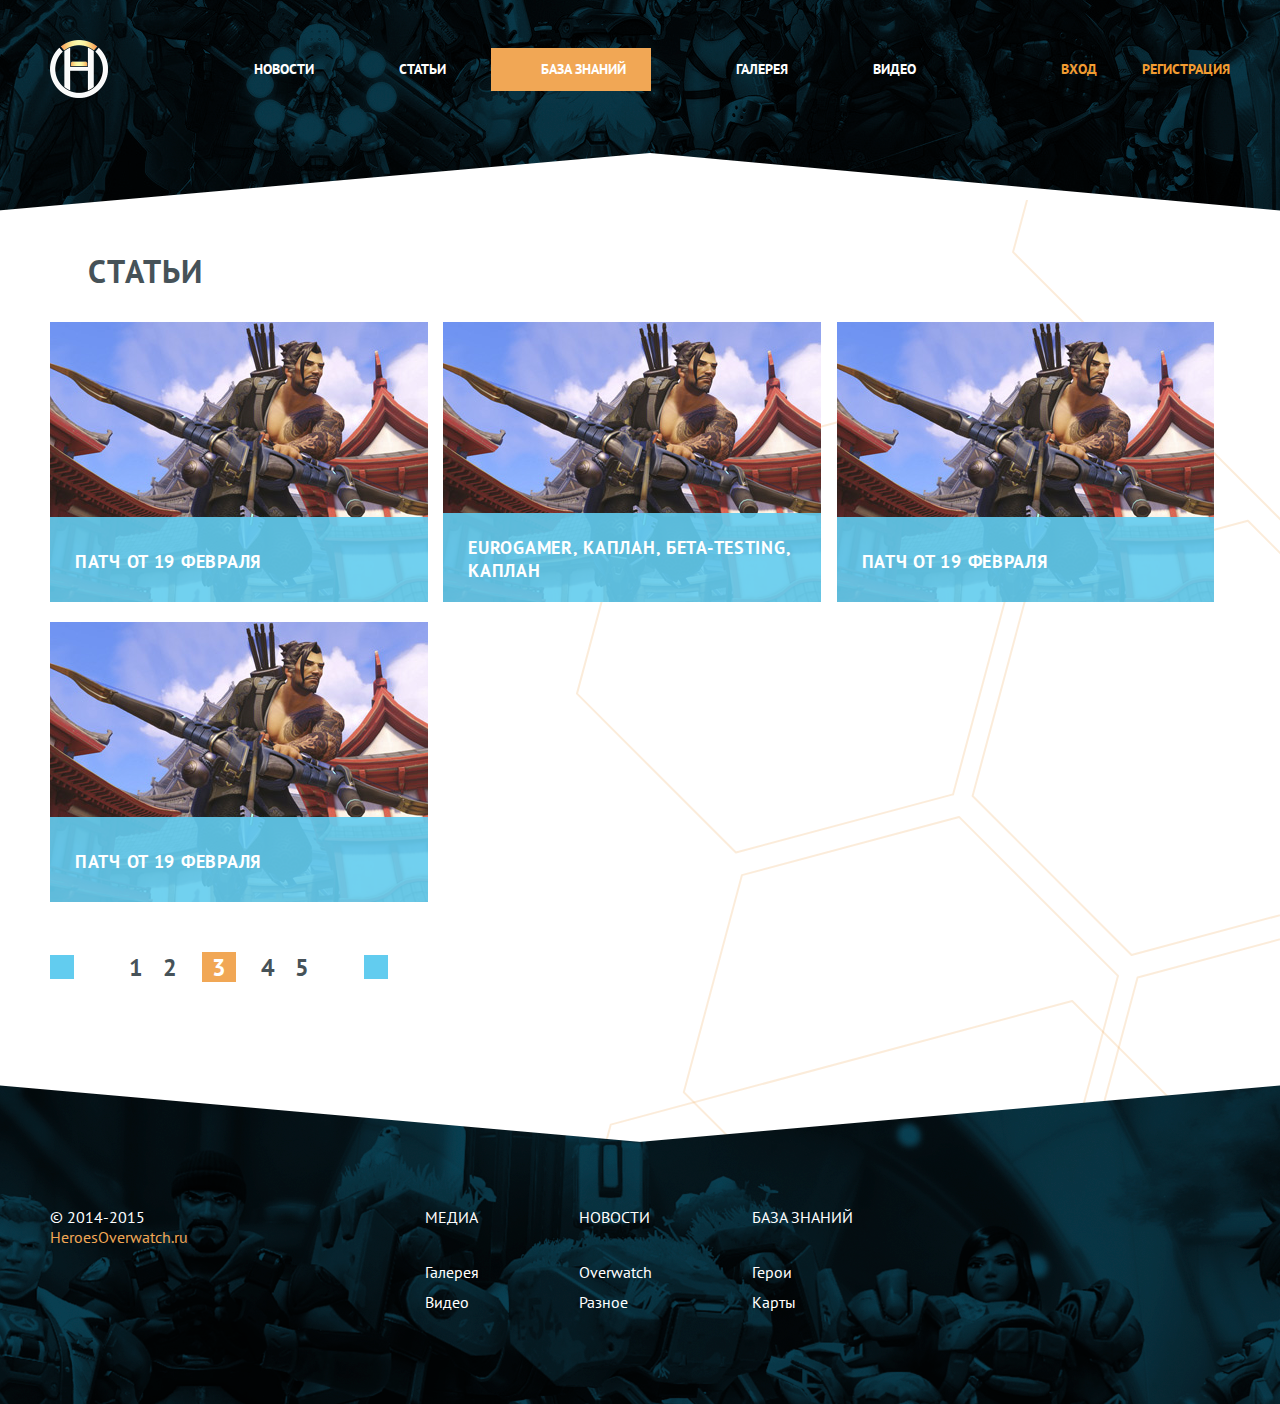
<file: news.html>
<!DOCTYPE html>
<html lang="ru" class="no-js">
<head>
	<meta charset="UTF-8">
	<title>Document</title>
	<link rel="stylesheet" href="css/style.css">

	<meta content='width=device-width; initial-scale=1.0; maximum-scale=1.0; user-scalable=0;' name='viewport' />

	<script>
	// SVG Polyfill for IE
	!function(root,factory){"function"==typeof define&&define.amd?define([],function(){return root.svg4everybody=factory()}):"object"==typeof exports?module.exports=factory():root.svg4everybody=factory()}(this,function(){function embed(svg,target){if(target){var fragment=document.createDocumentFragment(),viewBox=!svg.getAttribute("viewBox")&&target.getAttribute("viewBox");viewBox&&svg.setAttribute("viewBox",viewBox);for(var clone=target.cloneNode(!0);clone.childNodes.length;){fragment.appendChild(clone.firstChild)}svg.appendChild(fragment)}}function loadreadystatechange(xhr){xhr.onreadystatechange=function(){if(4===xhr.readyState){var cachedDocument=xhr._cachedDocument;cachedDocument||(cachedDocument=xhr._cachedDocument=document.implementation.createHTMLDocument(""),cachedDocument.body.innerHTML=xhr.responseText,xhr._cachedTarget={}),xhr._embeds.splice(0).map(function(item){var target=xhr._cachedTarget[item.id];target||(target=xhr._cachedTarget[item.id]=cachedDocument.getElementById(item.id)),embed(item.svg,target)})}},xhr.onreadystatechange()}function svg4everybody(rawopts){function oninterval(){for(var index=0;index<uses.length;){var use=uses[index],svg=use.parentNode;if(svg&&/svg/i.test(svg.nodeName)){var src=use.getAttribute("xlink:href");if(polyfill&&(!opts.validate||opts.validate(src,svg,use))){svg.removeChild(use);var srcSplit=src.split("#"),url=srcSplit.shift(),id=srcSplit.join("#");if(url.length){var xhr=requests[url];xhr||(xhr=requests[url]=new XMLHttpRequest(),xhr.open("GET",url),xhr.send(),xhr._embeds=[]),xhr._embeds.push({svg:svg,id:id}),loadreadystatechange(xhr)}else{embed(svg,document.getElementById(id))}}}else{++index}}requestAnimationFrame(oninterval,67)}var polyfill,opts=Object(rawopts),newerIEUA=/\bTrident\/[567]\b|\bMSIE (?:9|10)\.0\b/,webkitUA=/\bAppleWebKit\/(\d+)\b/,olderEdgeUA=/\bEdge\/12\.(\d+)\b/;polyfill="polyfill"in opts?opts.polyfill:newerIEUA.test(navigator.userAgent)||(navigator.userAgent.match(olderEdgeUA)||[])[1]<10547||(navigator.userAgent.match(webkitUA)||[])[1]<537;var requests={},requestAnimationFrame=window.requestAnimationFrame||setTimeout,uses=document.getElementsByTagName("use");polyfill&&oninterval()}return svg4everybody});svg4everybody()
	</script>

</head>

	<body>

		<header class="header">
			<div class="container">
				<a href="#" class="logo"></a>
				<button class="toggle-nav js-open-popup" data-target="mob-nav"><svg class="nav__icon"><use xlink:href="svg/svg.svg#icon-toggle"></use></svg></button>
				<nav class="nav">
					<ul class="nav__list">
						<li class="nav__item">
							<a href="#" class="nav__link">
								<svg class="nav__icon"><use xlink:href="svg/svg.svg#icon-news"></use></svg>
								Новости
							</a>
						</li>
						<li class="nav__item">
							<a href="#" class="nav__link">
								<svg class="nav__icon"><use xlink:href="svg/svg.svg#icon-posts"></use></svg>
								Статьи
							</a>
						</li>
						<li class="nav__item nav__item--current">
							<a href="#" class="nav__link">
								<svg class="nav__icon"><use xlink:href="svg/svg.svg#icon-base"></use></svg>
								База знаний
							</a>
						</li>
						<li class="nav__item">
							<a href="#" class="nav__link">
								<svg class="nav__icon"><use xlink:href="svg/svg.svg#icon-gallery"></use></svg>
								Галерея
							</a>
						</li>
						<li class="nav__item">
							<a href="#" class="nav__link">
								<svg class="nav__icon"><use xlink:href="svg/svg.svg#icon-video"></use></svg>
								Видео
							</a>
						</li>
					</ul>
				</nav>

				<ul class="nav-tools">
					<li class="nav-tools__item">
						<a href="#" class="nav-tools__link">
							<svg class="nav-tools__icon"><use xlink:href="svg/svg.svg#icon-enter"></use></svg>
							Вход
						</a>
					</li>
					<li class="nav-tools__item">
						<a href="#" class="nav-tools__link">
							<svg class="nav-tools__icon"><use xlink:href="svg/svg.svg#icon-plus"></use></svg>
							Регистрация
						</a>
					</li>
				</ul>

			</div>
		</header>

		<div class="popup mobile-nav" id="mob-nav">
			<button class="mobile-nav__close-nav js-close-popup"><svg class="nav__icon"><use xlink:href="svg/svg.svg#icon-close"></use></svg></button>
			<div class="mobile-nav__inner js-popup-container">
				
				<nav class="nav">
						<ul class="nav__list">
							<li class="nav__item">
								<a href="#" class="nav__link">
									<svg class="nav__icon"><use xlink:href="svg/svg.svg#icon-news"></use></svg>
									Новости
								</a>
							</li>
							<li class="nav__item">
								<a href="#" class="nav__link">
									<svg class="nav__icon"><use xlink:href="svg/svg.svg#icon-posts"></use></svg>
									Статьи
								</a>
							</li>
							<li class="nav__item nav__item--current">
								<a href="#" class="nav__link">
									<svg class="nav__icon"><use xlink:href="svg/svg.svg#icon-base"></use></svg>
									База знаний
								</a>
							</li>
							<li class="nav__item">
								<a href="#" class="nav__link">
									<svg class="nav__icon"><use xlink:href="svg/svg.svg#icon-gallery"></use></svg>
									Галерея
								</a>
							</li>
							<li class="nav__item">
								<a href="#" class="nav__link">
									<svg class="nav__icon"><use xlink:href="svg/svg.svg#icon-video"></use></svg>
									Видео
								</a>
							</li>
						</ul>
				</nav>

				<ul class="nav-tools">
						<li class="nav-tools__item">
							<a href="#" class="nav-tools__link">
								<svg class="nav-tools__icon"><use xlink:href="svg/svg.svg#icon-enter"></use></svg>
								Вход
							</a>
						</li>
						<li class="nav-tools__item">
							<a href="#" class="nav-tools__link">
								<svg class="nav-tools__icon"><use xlink:href="svg/svg.svg#icon-plus"></use></svg>
								Регистрация
							</a>
						</li>
				</ul>
			</div>
		</div>

		<div class="content">
			<div class="container">
				

				
				<section class="section section--all-news js-section-preview">
					<h2 class="section__title"><svg class="section__title-icon"><use xlink:href="svg/svg.svg#icon-posts"></use></svg>Статьи</h2>
					<ul class="post-preview">
						<li class="post-preview__item">
							<a class="post-preview__link-wrapper" href="#">
								<img class="post-preview__img" src="/uploads/news-preview-1.jpg" alt="">
								<div class="post-preview__text-block post-preview__text-block--has-desc">
									<h3 class="post-preview__title js-post-preview-title">Патч от 19 февраля</h3>
									<p class="post-preview__desc">Разработчики обновляют клиент Overwatch почти каждый день, что не может не радовать.</p>
								</div>
								<div class="post-preview__more-icon"><svg><use xlink:href="svg/svg.svg#icon-arrow"></use></svg></div>
							</a>
						</li>
						<li class="post-preview__item">
							<a class="post-preview__link-wrapper" href="#">
								<img class="post-preview__img" src="/uploads/news-preview-1.jpg" alt="">
								<div class="post-preview__text-block post-preview__text-block--has-desc">
									<h3 class="post-preview__title js-post-preview-title">Eurogamer, Каплан, бета-testing, Каплан</h3>
									<p class="post-preview__desc">Разработчики обновляют клиент Overwatch почти каждый день, что не может не радовать Разработчики обновляют.</p>
								</div>
								<div class="post-preview__more-icon"><svg><use xlink:href="svg/svg.svg#icon-arrow"></use></svg></div>
							</a>
						</li>
						<li class="post-preview__item">
							<a class="post-preview__link-wrapper" href="#">
								<img class="post-preview__img" src="/uploads/news-preview-1.jpg" alt="">
								<div class="post-preview__text-block post-preview__text-block--has-desc">
									<h3 class="post-preview__title js-post-preview-title">Патч от 19 февраля</h3>
									<p class="post-preview__desc">Разработчики обновляют клиент Overwatch почти каждый день, что не может не радовать.</p>
								</div>
								<div class="post-preview__more-icon"><svg><use xlink:href="svg/svg.svg#icon-arrow"></use></svg></div>
							</a>
						</li>
						<li class="post-preview__item">
							<a class="post-preview__link-wrapper" href="#">
								<img class="post-preview__img" src="/uploads/news-preview-1.jpg" alt="">
								<div class="post-preview__text-block post-preview__text-block--has-desc">
									<h3 class="post-preview__title js-post-preview-title">Патч от 19 февраля</h3>
									<p class="post-preview__desc">Разработчики обновляют клиент Overwatch почти каждый день, что не может не радовать.</p>
								</div>
								<div class="post-preview__more-icon"><svg><use xlink:href="svg/svg.svg#icon-arrow"></use></svg></div>
							</a>
						</li>
					</ul>
					<div class="pagination">
						<button class="pagination__button pagination__button--prev"><svg><use xlink:href="svg/svg.svg#icon-arrow"></use></svg></button>
						<ul class="pagination__list">
							<li class="pagination__item"><a class="pagination__link" href="#">1</a></li>
							<li class="pagination__item"><a class="pagination__link" href="#">2</a></li>
							<li class="pagination__item pagination__item--current"><a class="pagination__link" href="#">3</a></li>
							<li class="pagination__item"><a class="pagination__link" href="#">4</a></li>
							<li class="pagination__item"><a class="pagination__link" href="#">5</a></li>
						</ul>
						<button class="pagination__button pagination__button--next"><svg><use xlink:href="svg/svg.svg#icon-arrow"></use></svg></button>
					</div>
				</section>

				
				
			</div>
		</div>

		<footer class="footer">
			<div class="container">
				
				<div class="copyright">
					&copy; 2014-2015 
					<a class="copyright__link" href="#">HeroesOverwatch.ru</a>
				</div>

				<div class="nav-footer">
					<ul class="nav-footer__list">
						<li class="nav-footer__item nav-footer__item--title">
							<a class="nav-footer__link" href="#">Медиа</a>
						</li>
						<li class="nav-footer__item">
							<a class="nav-footer__link" href="#">Галерея</a>
						</li>
						<li class="nav-footer__item">
							<a class="nav-footer__link" href="#">Видео</a>
						</li>
					</ul>

					<ul class="nav-footer__list">
						<li class="nav-footer__item nav-footer__item--title">
							<a class="nav-footer__link" href="#">Новости</a>
						</li>
						<li class="nav-footer__item">
							<a class="nav-footer__link" href="#">Overwatch</a>
						</li>
						<li class="nav-footer__item">
							<a class="nav-footer__link" href="#">Разное</a>
						</li>
					</ul>

					<ul class="nav-footer__list">
						<li class="nav-footer__item nav-footer__item--title">
							<a class="nav-footer__link" href="#">База знаний</a>
						</li>
						<li class="nav-footer__item">
							<a class="nav-footer__link" href="#">Герои</a>
						</li>
						<li class="nav-footer__item">
							<a class="nav-footer__link" href="#">Карты</a>
						</li>
					</ul>
				</div>

				<ul class="soc-links">
					<li class="soc-links__item">
						<a href="#" class="soc-links__link">
							<svg class="soc-links__icon"><use xlink:href="svg/svg.svg#icon-vk"></use></svg>
						</a>
					</li>
					<li class="soc-links__item">
						<a href="#" class="soc-links__link">
							<svg class="soc-links__icon"><use xlink:href="svg/svg.svg#icon-fb"></use></svg>
						</a>
					</li>
					<li class="soc-links__item">
						<a href="#" class="soc-links__link">
							<svg class="soc-links__icon"><use xlink:href="svg/svg.svg#icon-inst"></use></svg>
						</a>
					</li>
				</ul>
			</div>
		</footer>

	</body>
	<link href='https://fonts.googleapis.com/css?family=PT+Sans:400,700&subset=latin,cyrillic-ext' rel='stylesheet' type='text/css'>
	<script>
		// //polyfill for browsers which doesn't support "object-fit" property
		var objectFitImages=function(){"use strict";var e="[data-uri]";var t=/(object-fit|object-position)\s*:\s*([^;$"'\s]+)/g;var i="object-fit"in document.createElement("i").style;var n=false;function r(e){var i=getComputedStyle(e).fontFamily;var n;var r={};while((n=t.exec(i))!==null){r[n[1]]=n[2]}return r}function o(t,i){var n=r(t);if(!n["object-fit"]||n["object-fit"]==="fill"){return}i=i||t.currentSrc||t.src;if(t.srcset){t.srcset=""}if(!t[e]){t.src=e;a(t)}t[e]=t[e]||{s:i};t.style.backgroundImage="url("+i+")";t.style.backgroundPosition=n["object-position"]||"center";t.style.backgroundRepeat="no-repeat";if(n["object-fit"].indexOf("scale-down")<0){t.style.backgroundSize=n["object-fit"].replace("none","auto")}else{if(!t[e].i){t[e].i=new Image;t[e].i.src=i}(function o(){if(t[e].i.naturalWidth){if(t[e].i.naturalWidth>t.width||t[e].i.naturalHeight>t.height){t.style.backgroundSize="contain"}else{t.style.backgroundSize="auto"}return}setTimeout(o,100)})()}}function a(t){var i={get:function(){return t[e].s},set:function(i){delete t[e].i;return o(t,i)}};Object.defineProperty(t,"src",i);Object.defineProperty(t,"currentSrc",{get:i.get})}function c(e){window.addEventListener("resize",f.bind(null,e))}function u(e){if(e.target.tagName==="IMG"){o(e.target)}}function f(e,t){if(i){return false}var r=!n&&!e;t=t||{};e=e||"img";if(typeof e==="string"){e=document.querySelectorAll("img")}else if(!e.length){e=[e]}for(var a=0;a<e.length;a++){o(e[a])}if(r){document.body.addEventListener("load",u,true);n=true;e="img"}if(t.watchMQ){c(e)}}return f}();
		objectFitImages()
	</script>
	<script src="https://ajax.googleapis.com/ajax/libs/jquery/2.2.2/jquery.min.js"></script>
	<script src="js/main.js"></script>	
</html>
</file>
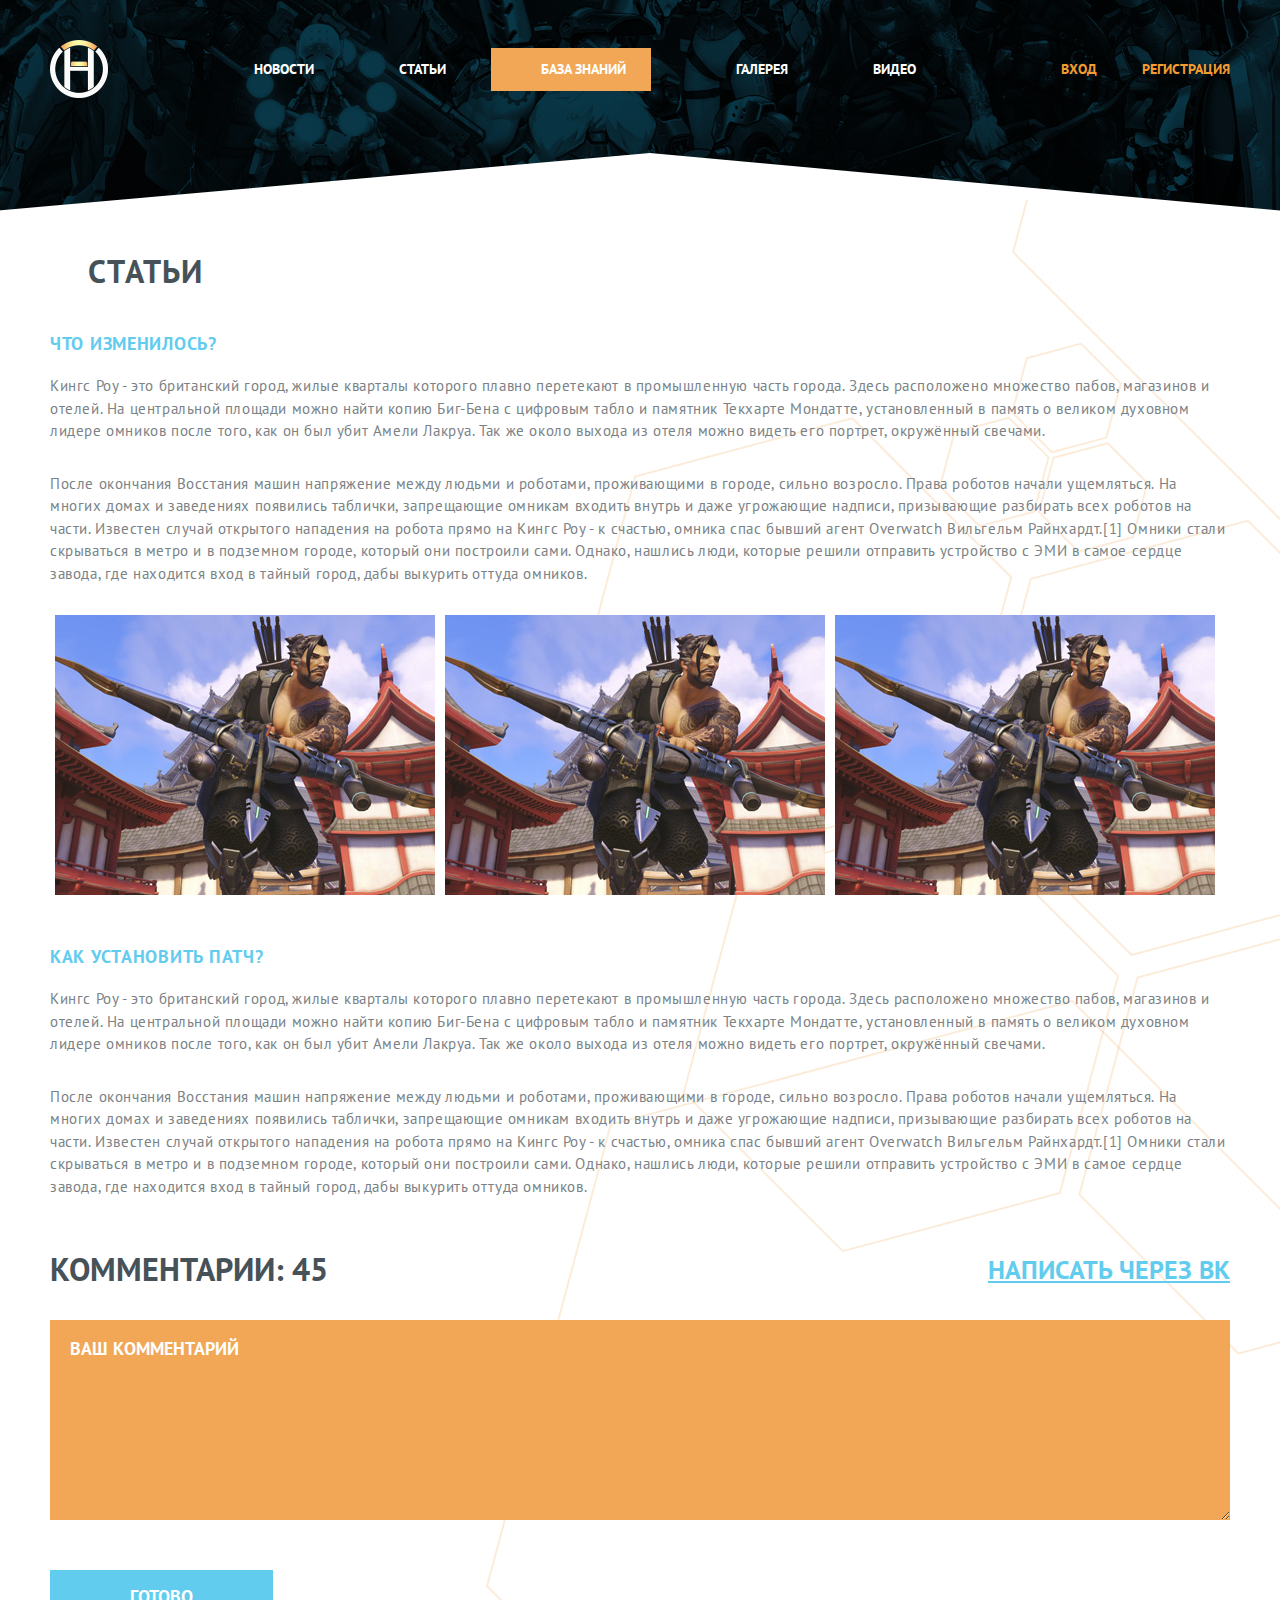
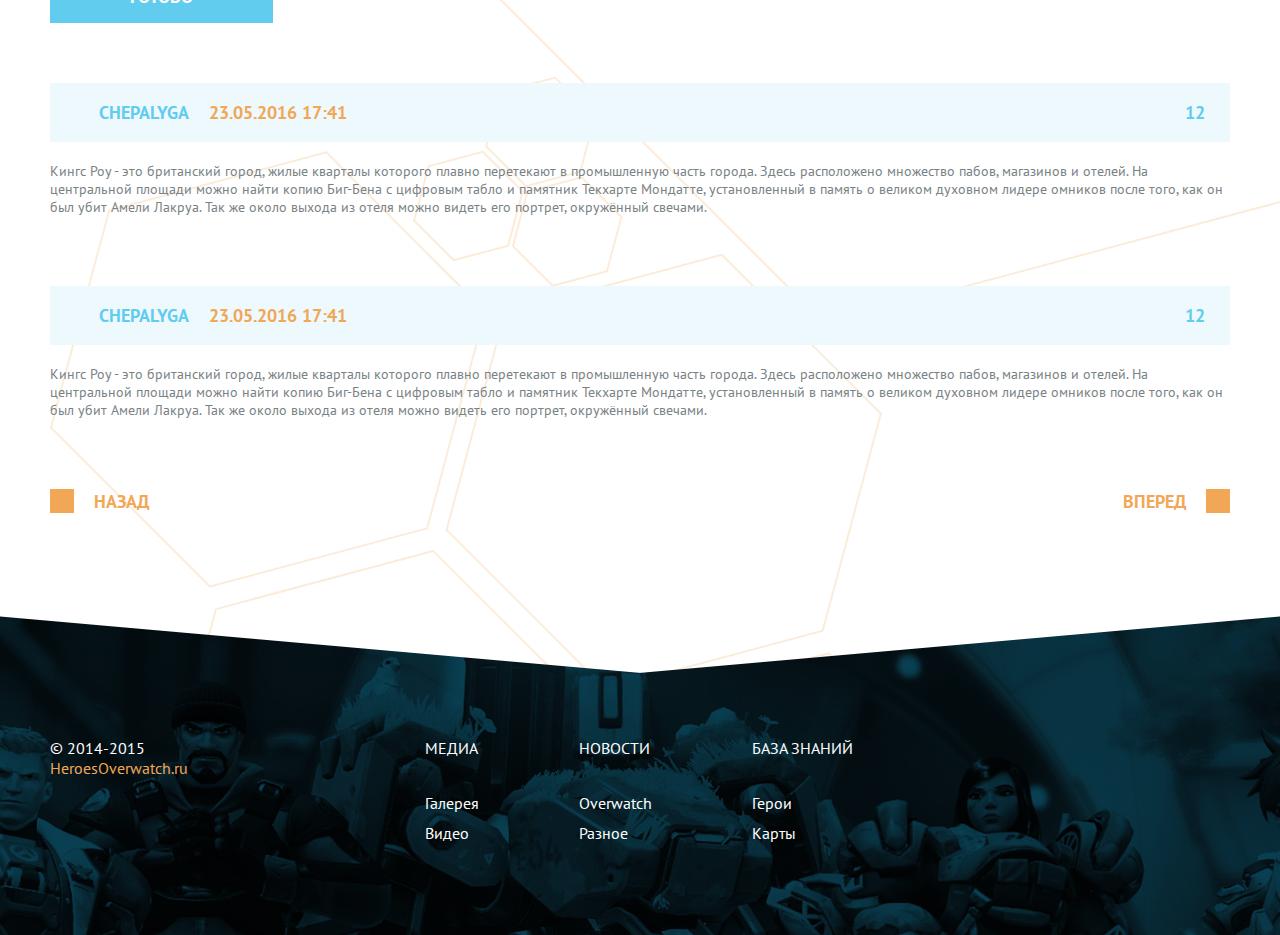
<file: one-news.html>
<!DOCTYPE html>
<html lang="ru" class="no-js">
<head>
	<meta charset="UTF-8">
	<title>Document</title>
	<link rel="stylesheet" href="css/style.css">

	<meta content='width=device-width; initial-scale=1.0; maximum-scale=1.0; user-scalable=0;' name='viewport' />

	<script>
	// SVG Polyfill for IE
	!function(root,factory){"function"==typeof define&&define.amd?define([],function(){return root.svg4everybody=factory()}):"object"==typeof exports?module.exports=factory():root.svg4everybody=factory()}(this,function(){function embed(svg,target){if(target){var fragment=document.createDocumentFragment(),viewBox=!svg.getAttribute("viewBox")&&target.getAttribute("viewBox");viewBox&&svg.setAttribute("viewBox",viewBox);for(var clone=target.cloneNode(!0);clone.childNodes.length;){fragment.appendChild(clone.firstChild)}svg.appendChild(fragment)}}function loadreadystatechange(xhr){xhr.onreadystatechange=function(){if(4===xhr.readyState){var cachedDocument=xhr._cachedDocument;cachedDocument||(cachedDocument=xhr._cachedDocument=document.implementation.createHTMLDocument(""),cachedDocument.body.innerHTML=xhr.responseText,xhr._cachedTarget={}),xhr._embeds.splice(0).map(function(item){var target=xhr._cachedTarget[item.id];target||(target=xhr._cachedTarget[item.id]=cachedDocument.getElementById(item.id)),embed(item.svg,target)})}},xhr.onreadystatechange()}function svg4everybody(rawopts){function oninterval(){for(var index=0;index<uses.length;){var use=uses[index],svg=use.parentNode;if(svg&&/svg/i.test(svg.nodeName)){var src=use.getAttribute("xlink:href");if(polyfill&&(!opts.validate||opts.validate(src,svg,use))){svg.removeChild(use);var srcSplit=src.split("#"),url=srcSplit.shift(),id=srcSplit.join("#");if(url.length){var xhr=requests[url];xhr||(xhr=requests[url]=new XMLHttpRequest(),xhr.open("GET",url),xhr.send(),xhr._embeds=[]),xhr._embeds.push({svg:svg,id:id}),loadreadystatechange(xhr)}else{embed(svg,document.getElementById(id))}}}else{++index}}requestAnimationFrame(oninterval,67)}var polyfill,opts=Object(rawopts),newerIEUA=/\bTrident\/[567]\b|\bMSIE (?:9|10)\.0\b/,webkitUA=/\bAppleWebKit\/(\d+)\b/,olderEdgeUA=/\bEdge\/12\.(\d+)\b/;polyfill="polyfill"in opts?opts.polyfill:newerIEUA.test(navigator.userAgent)||(navigator.userAgent.match(olderEdgeUA)||[])[1]<10547||(navigator.userAgent.match(webkitUA)||[])[1]<537;var requests={},requestAnimationFrame=window.requestAnimationFrame||setTimeout,uses=document.getElementsByTagName("use");polyfill&&oninterval()}return svg4everybody});svg4everybody()
	</script>

</head>

	<body>

		<header class="header">
			<div class="container">
				<a href="#" class="logo"></a>
				<button class="toggle-nav js-open-popup" data-target="mob-nav"><svg class="nav__icon"><use xlink:href="svg/svg.svg#icon-toggle"></use></svg></button>
				<nav class="nav">
					<ul class="nav__list">
						<li class="nav__item">
							<a href="#" class="nav__link">
								<svg class="nav__icon"><use xlink:href="svg/svg.svg#icon-news"></use></svg>
								Новости
							</a>
						</li>
						<li class="nav__item">
							<a href="#" class="nav__link">
								<svg class="nav__icon"><use xlink:href="svg/svg.svg#icon-posts"></use></svg>
								Статьи
							</a>
						</li>
						<li class="nav__item nav__item--current">
							<a href="#" class="nav__link">
								<svg class="nav__icon"><use xlink:href="svg/svg.svg#icon-base"></use></svg>
								База знаний
							</a>
						</li>
						<li class="nav__item">
							<a href="#" class="nav__link">
								<svg class="nav__icon"><use xlink:href="svg/svg.svg#icon-gallery"></use></svg>
								Галерея
							</a>
						</li>
						<li class="nav__item">
							<a href="#" class="nav__link">
								<svg class="nav__icon"><use xlink:href="svg/svg.svg#icon-video"></use></svg>
								Видео
							</a>
						</li>
					</ul>
				</nav>

				<ul class="nav-tools">
					<li class="nav-tools__item">
						<a href="#" class="nav-tools__link">
							<svg class="nav-tools__icon"><use xlink:href="svg/svg.svg#icon-enter"></use></svg>
							Вход
						</a>
					</li>
					<li class="nav-tools__item">
						<a href="#" class="nav-tools__link">
							<svg class="nav-tools__icon"><use xlink:href="svg/svg.svg#icon-plus"></use></svg>
							Регистрация
						</a>
					</li>
				</ul>

			</div>
		</header>

		<div class="popup mobile-nav" id="mob-nav">
			<button class="mobile-nav__close-nav js-close-popup"><svg class="nav__icon"><use xlink:href="svg/svg.svg#icon-close"></use></svg></button>
			<div class="mobile-nav__inner js-popup-container">
				
				<nav class="nav">
						<ul class="nav__list">
							<li class="nav__item">
								<a href="#" class="nav__link">
									<svg class="nav__icon"><use xlink:href="svg/svg.svg#icon-news"></use></svg>
									Новости
								</a>
							</li>
							<li class="nav__item">
								<a href="#" class="nav__link">
									<svg class="nav__icon"><use xlink:href="svg/svg.svg#icon-posts"></use></svg>
									Статьи
								</a>
							</li>
							<li class="nav__item nav__item--current">
								<a href="#" class="nav__link">
									<svg class="nav__icon"><use xlink:href="svg/svg.svg#icon-base"></use></svg>
									База знаний
								</a>
							</li>
							<li class="nav__item">
								<a href="#" class="nav__link">
									<svg class="nav__icon"><use xlink:href="svg/svg.svg#icon-gallery"></use></svg>
									Галерея
								</a>
							</li>
							<li class="nav__item">
								<a href="#" class="nav__link">
									<svg class="nav__icon"><use xlink:href="svg/svg.svg#icon-video"></use></svg>
									Видео
								</a>
							</li>
						</ul>
				</nav>

				<ul class="nav-tools">
						<li class="nav-tools__item">
							<a href="#" class="nav-tools__link">
								<svg class="nav-tools__icon"><use xlink:href="svg/svg.svg#icon-enter"></use></svg>
								Вход
							</a>
						</li>
						<li class="nav-tools__item">
							<a href="#" class="nav-tools__link">
								<svg class="nav-tools__icon"><use xlink:href="svg/svg.svg#icon-plus"></use></svg>
								Регистрация
							</a>
						</li>
				</ul>
			</div>
		</div>

		<div class="content">
			<div class="container">
				

				<div class="section section--full-news">
					<h1 class="section__title"><svg class="section__title-icon"><use xlink:href="svg/svg.svg#icon-posts"></use></svg>Статьи</h1>

					<h2>Что изменилось?</h2>

					<p>Кингс Роу - это британский город, жилые кварталы которого плавно перетекают в промышленную часть города. Здесь расположено множество пабов, магазинов и отелей. На центральной площади можно найти копию Биг-Бена с цифровым табло и памятник Текхарте Мондатте, установленный в память о великом духовном лидере омников после того, как он был убит Амели Лакруа. Так же около выхода из отеля можно видеть его портрет, окружённый свечами.</p>

					<p>После окончания Восстания машин напряжение между людьми и роботами, проживающими в городе, сильно возросло. Права роботов начали ущемляться. На многих домах и заведениях появились таблички, запрещающие омникам входить внутрь и даже угрожающие надписи, призывающие разбирать всех роботов на части. Известен случай открытого нападения на робота прямо на Кингс Роу - к счастью, омника спас бывший агент Overwatch Вильгельм Райнхардт.[1] Омники стали скрываться в метро и в подземном городе, который они построили сами. Однако, нашлись люди, которые решили отправить устройство с ЭМИ в самое сердце завода, где находится вход в тайный город, дабы выкурить оттуда омников.</p>

					<div class="images-block">
						<img src="/uploads/news-preview-1.jpg" alt="">
						<img src="/uploads/news-preview-1.jpg" alt="">
						<img src="/uploads/news-preview-1.jpg" alt="">
					</div>

					<h2>Как установить патч?</h2>

					<p>Кингс Роу - это британский город, жилые кварталы которого плавно перетекают в промышленную часть города. Здесь расположено множество пабов, магазинов и отелей. На центральной площади можно найти копию Биг-Бена с цифровым табло и памятник Текхарте Мондатте, установленный в память о великом духовном лидере омников после того, как он был убит Амели Лакруа. Так же около выхода из отеля можно видеть его портрет, окружённый свечами.</p>

					<p>После окончания Восстания машин напряжение между людьми и роботами, проживающими в городе, сильно возросло. Права роботов начали ущемляться. На многих домах и заведениях появились таблички, запрещающие омникам входить внутрь и даже угрожающие надписи, призывающие разбирать всех роботов на части. Известен случай открытого нападения на робота прямо на Кингс Роу - к счастью, омника спас бывший агент Overwatch Вильгельм Райнхардт.[1] Омники стали скрываться в метро и в подземном городе, который они построили сами. Однако, нашлись люди, которые решили отправить устройство с ЭМИ в самое сердце завода, где находится вход в тайный город, дабы выкурить оттуда омников.</p>

					
				</div>

				<div class="comments">
					<div class="comments__header">
						<span class="comments__count">Комментарии: 45</span>
						<button class="comments__change-forms" id="comments-change-forms">Написать через вк</button>
					</div>
					<div id="comments-change-forms-tab-1">
						<div class="comments__new-comment">
							<textarea class="comments__message-form" placeholder="Ваш комментарий"></textarea>
							<button class="comments__submit">Готово</button>
						</div>
						<ul class="comments__list">
							<li class="comments__item">
								<div class="comments__info">
									<div class="comments__left">
										<div class="comments__user-icon"><svg><use xlink:href="svg/svg.svg#icon-user"></use></svg></div>
										<a href="#" class="comments__user-name">Chepalyga</a>
										<div class="comments__user-date">23.05.2016 17:41</div>
									</div>
									<div class="comments__right">
										<button class="comments__remove"><svg><use xlink:href="svg/svg.svg#icon-remove"></use></svg></button>
										<button class="comments__report"><svg><use xlink:href="svg/svg.svg#icon-report"></use></svg></button>
										<button class="comments__reload"><svg><use xlink:href="svg/svg.svg#icon-reload"></use></svg></button>

										<button class="comments__like"><svg><use xlink:href="svg/svg.svg#icon-like"></use></svg></button>

										<span class="comments__like-count">12</span>
									</div>
								</div>
								<div class="comments__message">
									Кингс Роу - это британский город, жилые кварталы которого плавно перетекают в промышленную часть города. Здесь расположено множество пабов, магазинов и отелей. На центральной площади можно найти копию Биг-Бена с цифровым табло и памятник Текхарте Мондатте, установленный в память о великом духовном лидере омников после того, как он был убит Амели Лакруа. Так же около выхода из отеля можно видеть его портрет, окружённый свечами.
								</div>
							</li>
							<li class="comments__item">
								<div class="comments__info">
									<div class="comments__left">
										<div class="comments__user-icon"><svg><use xlink:href="svg/svg.svg#icon-user"></use></svg></div>
										<a href="#" class="comments__user-name">Chepalyga</a>
										<div class="comments__user-date">23.05.2016 17:41</div>
									</div>
									<div class="comments__right">
										<button class="comments__remove"><svg><use xlink:href="svg/svg.svg#icon-remove"></use></svg></button>
										<button class="comments__report"><svg><use xlink:href="svg/svg.svg#icon-report"></use></svg></button>
										<button class="comments__reload"><svg><use xlink:href="svg/svg.svg#icon-reload"></use></svg></button>

										<button class="comments__like"><svg><use xlink:href="svg/svg.svg#icon-like"></use></svg></button>

										<span class="comments__like-count">12</span>
									</div>
								</div>
								<div class="comments__message">
									Кингс Роу - это британский город, жилые кварталы которого плавно перетекают в промышленную часть города. Здесь расположено множество пабов, магазинов и отелей. На центральной площади можно найти копию Биг-Бена с цифровым табло и памятник Текхарте Мондатте, установленный в память о великом духовном лидере омников после того, как он был убит Амели Лакруа. Так же около выхода из отеля можно видеть его портрет, окружённый свечами.
								</div>
							</li>
						</ul>
						<div class="comments__nav">
							<button class="comments__nav-button comments__nav-button--prev"><i class="comments__nav-button__icon"><svg><use xlink:href="svg/svg.svg#icon-arrow"></use></svg></i>Назад</button>
							<button class="comments__nav-button comments__nav-button--next"><i class="comments__nav-button__icon"><svg><use xlink:href="svg/svg.svg#icon-arrow"></use></svg></i>Вперед</button>
						</div>
					</div>
					<div id="comments-change-forms-tab-2" style="display: none">
						Вставь сюда виджет комментариев из старого сайта
					</div>
				</div>

				<!-- Потом перенести во внешний js файл -->
				<script>

					var toggler = document.getElementById('comments-change-forms')
					var tab1    = document.getElementById('comments-change-forms-tab-1')
					var tab2    = document.getElementById('comments-change-forms-tab-2')

					toggler.addEventListener('click', function() {
						if (this.classList.toggle('is-active')) {
							tab1.style.display = 'block'
							tab2.style.display = 'none'
						} else {
							tab1.style.display = 'none'
							tab2.style.display = 'block'
						}
					})
						

				</script>

				
				
			</div>
		</div>

		<footer class="footer">
			<div class="container">
				
				<div class="copyright">
					&copy; 2014-2015 
					<a class="copyright__link" href="#">HeroesOverwatch.ru</a>
				</div>

				<div class="nav-footer">
					<ul class="nav-footer__list">
						<li class="nav-footer__item nav-footer__item--title">
							<a class="nav-footer__link" href="#">Медиа</a>
						</li>
						<li class="nav-footer__item">
							<a class="nav-footer__link" href="#">Галерея</a>
						</li>
						<li class="nav-footer__item">
							<a class="nav-footer__link" href="#">Видео</a>
						</li>
					</ul>

					<ul class="nav-footer__list">
						<li class="nav-footer__item nav-footer__item--title">
							<a class="nav-footer__link" href="#">Новости</a>
						</li>
						<li class="nav-footer__item">
							<a class="nav-footer__link" href="#">Overwatch</a>
						</li>
						<li class="nav-footer__item">
							<a class="nav-footer__link" href="#">Разное</a>
						</li>
					</ul>

					<ul class="nav-footer__list">
						<li class="nav-footer__item nav-footer__item--title">
							<a class="nav-footer__link" href="#">База знаний</a>
						</li>
						<li class="nav-footer__item">
							<a class="nav-footer__link" href="#">Герои</a>
						</li>
						<li class="nav-footer__item">
							<a class="nav-footer__link" href="#">Карты</a>
						</li>
					</ul>
				</div>

				<ul class="soc-links">
					<li class="soc-links__item">
						<a href="#" class="soc-links__link">
							<svg class="soc-links__icon"><use xlink:href="svg/svg.svg#icon-vk"></use></svg>
						</a>
					</li>
					<li class="soc-links__item">
						<a href="#" class="soc-links__link">
							<svg class="soc-links__icon"><use xlink:href="svg/svg.svg#icon-fb"></use></svg>
						</a>
					</li>
					<li class="soc-links__item">
						<a href="#" class="soc-links__link">
							<svg class="soc-links__icon"><use xlink:href="svg/svg.svg#icon-inst"></use></svg>
						</a>
					</li>
				</ul>
			</div>
		</footer>

	</body>
	<link href='https://fonts.googleapis.com/css?family=PT+Sans:400,700&subset=latin,cyrillic-ext' rel='stylesheet' type='text/css'>
	<script>
		// //polyfill for browsers which doesn't support "object-fit" property
		var objectFitImages=function(){"use strict";var e="[data-uri]";var t=/(object-fit|object-position)\s*:\s*([^;$"'\s]+)/g;var i="object-fit"in document.createElement("i").style;var n=false;function r(e){var i=getComputedStyle(e).fontFamily;var n;var r={};while((n=t.exec(i))!==null){r[n[1]]=n[2]}return r}function o(t,i){var n=r(t);if(!n["object-fit"]||n["object-fit"]==="fill"){return}i=i||t.currentSrc||t.src;if(t.srcset){t.srcset=""}if(!t[e]){t.src=e;a(t)}t[e]=t[e]||{s:i};t.style.backgroundImage="url("+i+")";t.style.backgroundPosition=n["object-position"]||"center";t.style.backgroundRepeat="no-repeat";if(n["object-fit"].indexOf("scale-down")<0){t.style.backgroundSize=n["object-fit"].replace("none","auto")}else{if(!t[e].i){t[e].i=new Image;t[e].i.src=i}(function o(){if(t[e].i.naturalWidth){if(t[e].i.naturalWidth>t.width||t[e].i.naturalHeight>t.height){t.style.backgroundSize="contain"}else{t.style.backgroundSize="auto"}return}setTimeout(o,100)})()}}function a(t){var i={get:function(){return t[e].s},set:function(i){delete t[e].i;return o(t,i)}};Object.defineProperty(t,"src",i);Object.defineProperty(t,"currentSrc",{get:i.get})}function c(e){window.addEventListener("resize",f.bind(null,e))}function u(e){if(e.target.tagName==="IMG"){o(e.target)}}function f(e,t){if(i){return false}var r=!n&&!e;t=t||{};e=e||"img";if(typeof e==="string"){e=document.querySelectorAll("img")}else if(!e.length){e=[e]}for(var a=0;a<e.length;a++){o(e[a])}if(r){document.body.addEventListener("load",u,true);n=true;e="img"}if(t.watchMQ){c(e)}}return f}();
		objectFitImages()
	</script>
	<script src="https://ajax.googleapis.com/ajax/libs/jquery/2.2.2/jquery.min.js"></script>
	<script src="js/main.js"></script>	
</html>
</file>
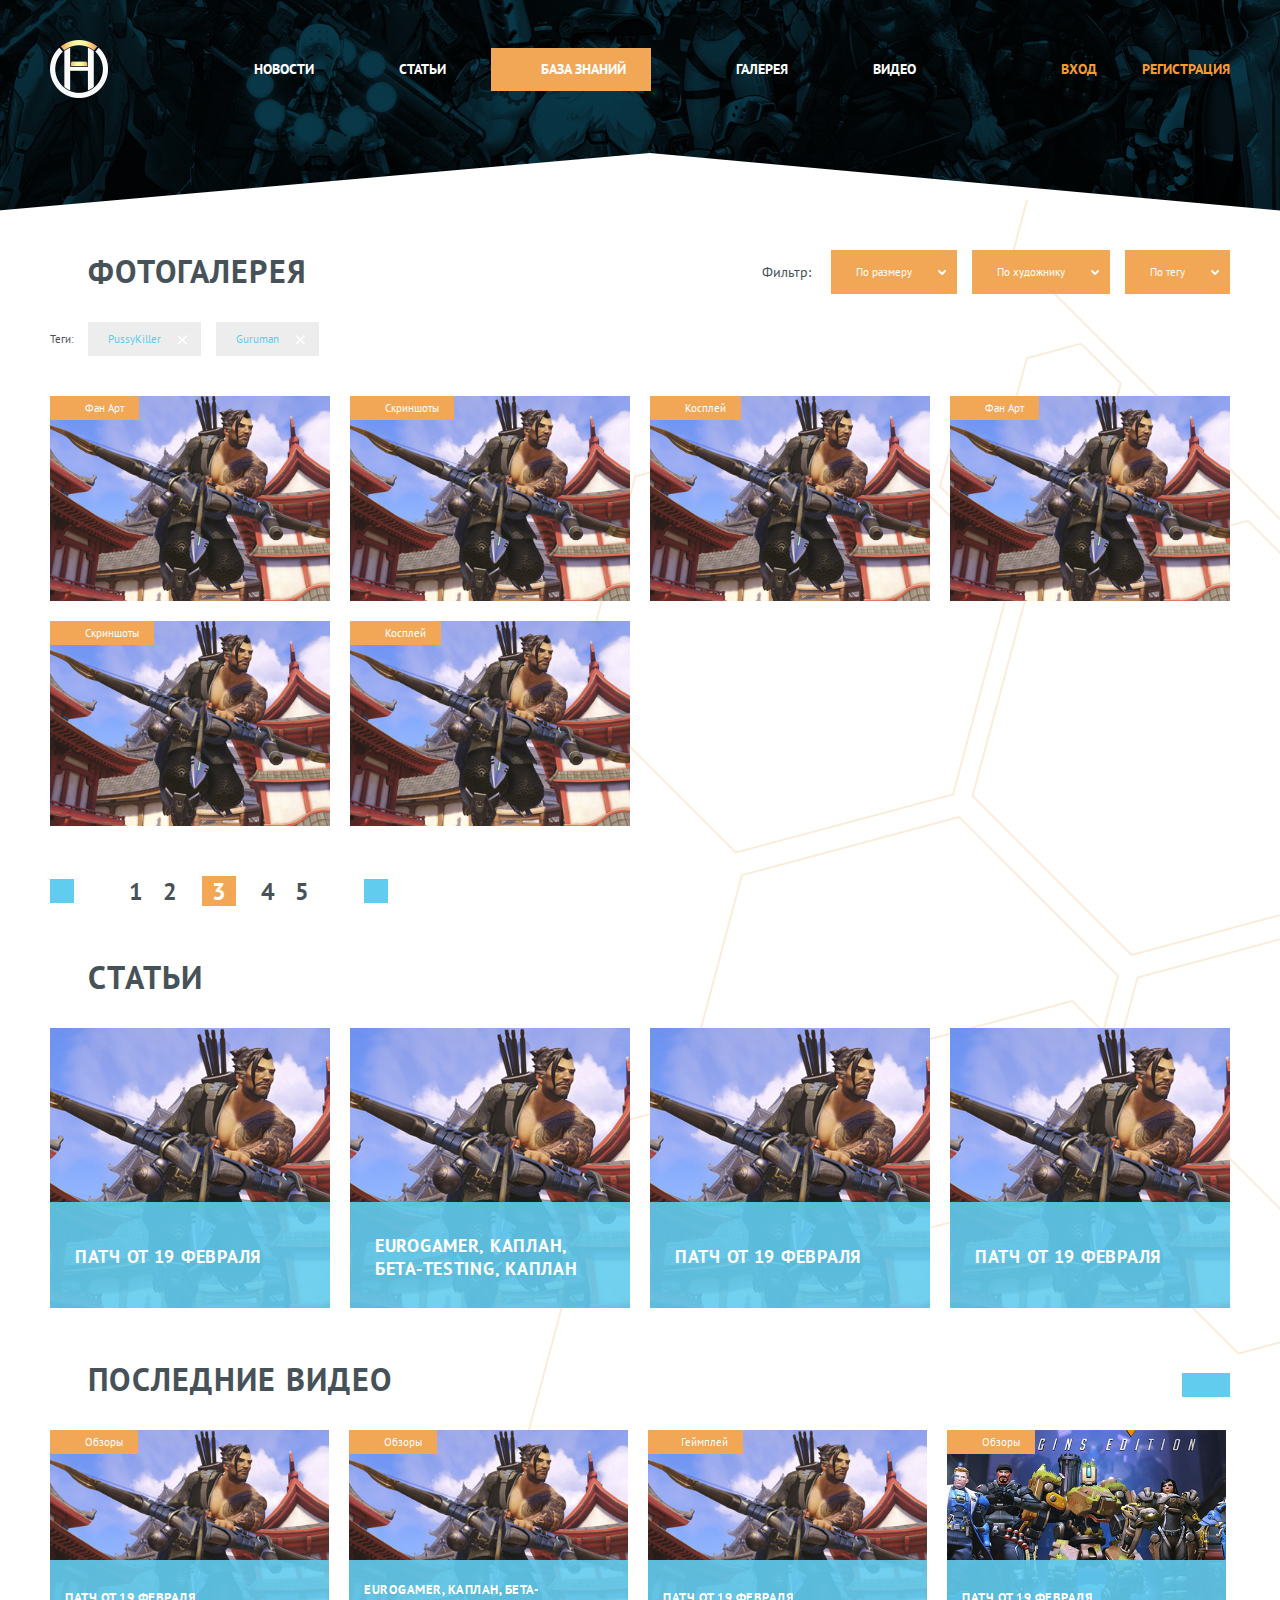
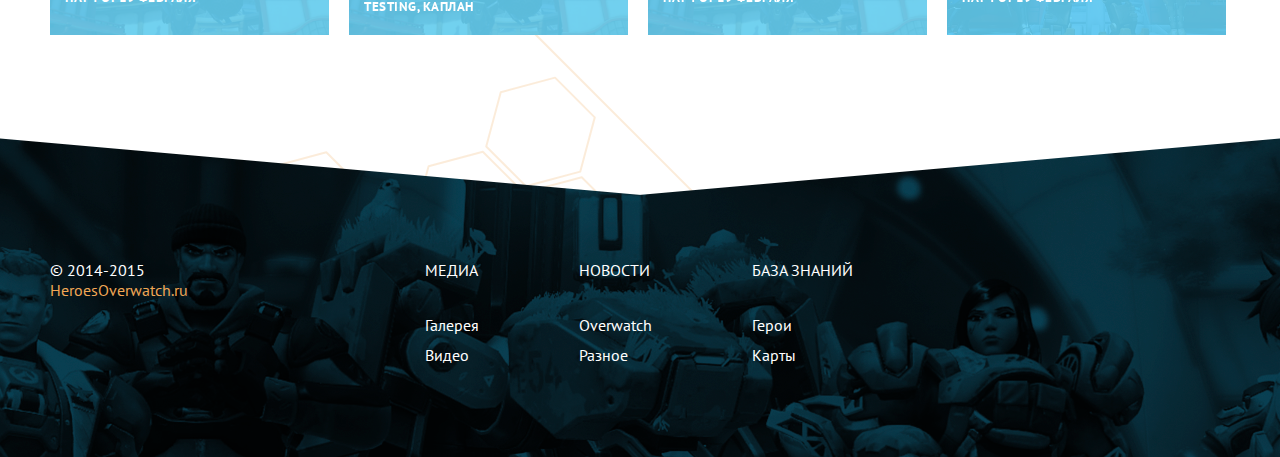
<file: photos.html>
<!DOCTYPE html>
<html lang="ru" class="no-js">
<head>
	<meta charset="UTF-8">
	<title>Document</title>
	<link rel="stylesheet" href="css/style.css">

	<meta content='width=device-width; initial-scale=1.0; maximum-scale=1.0; user-scalable=0;' name='viewport' />

	<script>
	// SVG Polyfill for IE
	!function(root,factory){"function"==typeof define&&define.amd?define([],function(){return root.svg4everybody=factory()}):"object"==typeof exports?module.exports=factory():root.svg4everybody=factory()}(this,function(){function embed(svg,target){if(target){var fragment=document.createDocumentFragment(),viewBox=!svg.getAttribute("viewBox")&&target.getAttribute("viewBox");viewBox&&svg.setAttribute("viewBox",viewBox);for(var clone=target.cloneNode(!0);clone.childNodes.length;){fragment.appendChild(clone.firstChild)}svg.appendChild(fragment)}}function loadreadystatechange(xhr){xhr.onreadystatechange=function(){if(4===xhr.readyState){var cachedDocument=xhr._cachedDocument;cachedDocument||(cachedDocument=xhr._cachedDocument=document.implementation.createHTMLDocument(""),cachedDocument.body.innerHTML=xhr.responseText,xhr._cachedTarget={}),xhr._embeds.splice(0).map(function(item){var target=xhr._cachedTarget[item.id];target||(target=xhr._cachedTarget[item.id]=cachedDocument.getElementById(item.id)),embed(item.svg,target)})}},xhr.onreadystatechange()}function svg4everybody(rawopts){function oninterval(){for(var index=0;index<uses.length;){var use=uses[index],svg=use.parentNode;if(svg&&/svg/i.test(svg.nodeName)){var src=use.getAttribute("xlink:href");if(polyfill&&(!opts.validate||opts.validate(src,svg,use))){svg.removeChild(use);var srcSplit=src.split("#"),url=srcSplit.shift(),id=srcSplit.join("#");if(url.length){var xhr=requests[url];xhr||(xhr=requests[url]=new XMLHttpRequest(),xhr.open("GET",url),xhr.send(),xhr._embeds=[]),xhr._embeds.push({svg:svg,id:id}),loadreadystatechange(xhr)}else{embed(svg,document.getElementById(id))}}}else{++index}}requestAnimationFrame(oninterval,67)}var polyfill,opts=Object(rawopts),newerIEUA=/\bTrident\/[567]\b|\bMSIE (?:9|10)\.0\b/,webkitUA=/\bAppleWebKit\/(\d+)\b/,olderEdgeUA=/\bEdge\/12\.(\d+)\b/;polyfill="polyfill"in opts?opts.polyfill:newerIEUA.test(navigator.userAgent)||(navigator.userAgent.match(olderEdgeUA)||[])[1]<10547||(navigator.userAgent.match(webkitUA)||[])[1]<537;var requests={},requestAnimationFrame=window.requestAnimationFrame||setTimeout,uses=document.getElementsByTagName("use");polyfill&&oninterval()}return svg4everybody});svg4everybody()
	</script>

</head>

	<body>

		<header class="header">
			<div class="container">
				<a href="#" class="logo"></a>
				<button class="toggle-nav js-open-popup" data-target="mob-nav"><svg class="nav__icon"><use xlink:href="svg/svg.svg#icon-toggle"></use></svg></button>
				<nav class="nav">
					<ul class="nav__list">
						<li class="nav__item">
							<a href="#" class="nav__link">
								<svg class="nav__icon"><use xlink:href="svg/svg.svg#icon-news"></use></svg>
								Новости
							</a>
						</li>
						<li class="nav__item">
							<a href="#" class="nav__link">
								<svg class="nav__icon"><use xlink:href="svg/svg.svg#icon-posts"></use></svg>
								Статьи
							</a>
						</li>
						<li class="nav__item nav__item--current">
							<a href="#" class="nav__link">
								<svg class="nav__icon"><use xlink:href="svg/svg.svg#icon-base"></use></svg>
								База знаний
							</a>
						</li>
						<li class="nav__item">
							<a href="#" class="nav__link">
								<svg class="nav__icon"><use xlink:href="svg/svg.svg#icon-gallery"></use></svg>
								Галерея
							</a>
						</li>
						<li class="nav__item">
							<a href="#" class="nav__link">
								<svg class="nav__icon"><use xlink:href="svg/svg.svg#icon-video"></use></svg>
								Видео
							</a>
						</li>
					</ul>
				</nav>

				<ul class="nav-tools">
					<li class="nav-tools__item">
						<a href="#" class="nav-tools__link">
							<svg class="nav-tools__icon"><use xlink:href="svg/svg.svg#icon-enter"></use></svg>
							Вход
						</a>
					</li>
					<li class="nav-tools__item">
						<a href="#" class="nav-tools__link">
							<svg class="nav-tools__icon"><use xlink:href="svg/svg.svg#icon-plus"></use></svg>
							Регистрация
						</a>
					</li>
				</ul>

			</div>
		</header>

		<div class="popup mobile-nav" id="mob-nav">
			<button class="mobile-nav__close-nav js-close-popup"><svg class="nav__icon"><use xlink:href="svg/svg.svg#icon-close"></use></svg></button>
			<div class="mobile-nav__inner js-popup-container">
				
				<nav class="nav">
						<ul class="nav__list">
							<li class="nav__item">
								<a href="#" class="nav__link">
									<svg class="nav__icon"><use xlink:href="svg/svg.svg#icon-news"></use></svg>
									Новости
								</a>
							</li>
							<li class="nav__item">
								<a href="#" class="nav__link">
									<svg class="nav__icon"><use xlink:href="svg/svg.svg#icon-posts"></use></svg>
									Статьи
								</a>
							</li>
							<li class="nav__item nav__item--current">
								<a href="#" class="nav__link">
									<svg class="nav__icon"><use xlink:href="svg/svg.svg#icon-base"></use></svg>
									База знаний
								</a>
							</li>
							<li class="nav__item">
								<a href="#" class="nav__link">
									<svg class="nav__icon"><use xlink:href="svg/svg.svg#icon-gallery"></use></svg>
									Галерея
								</a>
							</li>
							<li class="nav__item">
								<a href="#" class="nav__link">
									<svg class="nav__icon"><use xlink:href="svg/svg.svg#icon-video"></use></svg>
									Видео
								</a>
							</li>
						</ul>
				</nav>

				<ul class="nav-tools">
						<li class="nav-tools__item">
							<a href="#" class="nav-tools__link">
								<svg class="nav-tools__icon"><use xlink:href="svg/svg.svg#icon-enter"></use></svg>
								Вход
							</a>
						</li>
						<li class="nav-tools__item">
							<a href="#" class="nav-tools__link">
								<svg class="nav-tools__icon"><use xlink:href="svg/svg.svg#icon-plus"></use></svg>
								Регистрация
							</a>
						</li>
				</ul>
			</div>
		</div>

		<div class="content">
			<div class="container">
				

				

			<section class="section section--all-photos js-section-preview">
					<h2 class="section__title"><svg class="section__title-icon"><use xlink:href="svg/svg.svg#icon-gallery"></use></svg>Фотогалерея</h2>
					<div class="section__controls">
						<div class="buttons-filter">
							<span class="buttons-filter__title">Фильтр:</span>
							<select name="" id="">
								<option value="">По размеру</option>
							</select>
							<select name="" id="">
								<option value="">По художнику</option>
							</select>
							<select name="" id="">
								<option value="">По тегу</option>
							</select>
						</div>
					</div>
					<div class="tags">
						<span class="tags__title">Теги:</span>
						<div class="tags__item">
							<span class="tags__text">PussyKiller</span>
							<button class="tags__remove"><svg class="post-preview__cat__icon"><use xlink:href="svg/svg.svg#icon-close"></use></svg></button>
						</div>
						<div class="tags__item">
							<span class="tags__text">Guruman</span>
							<button class="tags__remove"><svg class="post-preview__cat__icon"><use xlink:href="svg/svg.svg#icon-close"></use></svg></button>
						</div>
					</div>
					<ul class="post-preview">
						<li class="post-preview__item">
							<a class="post-preview__link-wrapper js-open-popup" data-target="popup-video" href="#">
								<img class="post-preview__img" src="/uploads/news-preview-1.jpg" alt="">
								
								<div class="post-preview__cat post-preview__cat--overview">
									<svg class="post-preview__cat__icon"><use xlink:href="svg/svg.svg#icon-fan-art"></use></svg>
									Фан Арт
								</div>
								<svg class="post-preview__overlay-icon"><use xlink:href="svg/svg.svg#icon-search"></use></svg>
							</a>
						</li>
						<li class="post-preview__item">
							<a class="post-preview__link-wrapper js-open-popup" data-target="popup-video" href="#">
								<img class="post-preview__img" src="/uploads/news-preview-1.jpg" alt="">
								
								<div class="post-preview__cat post-preview__cat--overview">
									<svg class="post-preview__cat__icon"><use xlink:href="svg/svg.svg#icon-gallery"></use></svg>
									Скриншоты
								</div>
								<svg class="post-preview__overlay-icon"><use xlink:href="svg/svg.svg#icon-search"></use></svg>
							</a>
						</li>
						<li class="post-preview__item">
							<a class="post-preview__link-wrapper js-open-popup" data-target="popup-video" href="#">
								<img class="post-preview__img" src="/uploads/news-preview-1.jpg" alt="">
								
								<div class="post-preview__cat post-preview__cat--overview">
									<svg class="post-preview__cat__icon"><use xlink:href="svg/svg.svg#icon-cosplay"></use></svg>
									Косплей
								</div>
								<svg class="post-preview__overlay-icon"><use xlink:href="svg/svg.svg#icon-search"></use></svg>
							</a>
						</li>
						<li class="post-preview__item">
							<a class="post-preview__link-wrapper js-open-popup" data-target="popup-video" href="#">
								<img class="post-preview__img" src="/uploads/news-preview-1.jpg" alt="">
								
								<div class="post-preview__cat post-preview__cat--overview">
									<svg class="post-preview__cat__icon"><use xlink:href="svg/svg.svg#icon-fan-art"></use></svg>
									Фан Арт
								</div>
								<svg class="post-preview__overlay-icon"><use xlink:href="svg/svg.svg#icon-search"></use></svg>
							</a>
						</li>
						<li class="post-preview__item">
							<a class="post-preview__link-wrapper js-open-popup" data-target="popup-video" href="#">
								<img class="post-preview__img" src="/uploads/news-preview-1.jpg" alt="">
								
								<div class="post-preview__cat post-preview__cat--overview">
									<svg class="post-preview__cat__icon"><use xlink:href="svg/svg.svg#icon-gallery"></use></svg>
									Скриншоты
								</div>
								<svg class="post-preview__overlay-icon"><use xlink:href="svg/svg.svg#icon-search"></use></svg>
							</a>
						</li>
						<li class="post-preview__item">
							<a class="post-preview__link-wrapper js-open-popup" data-target="popup-video" href="#">
								<img class="post-preview__img" src="/uploads/news-preview-1.jpg" alt="">
								
								<div class="post-preview__cat post-preview__cat--overview">
									<svg class="post-preview__cat__icon"><use xlink:href="svg/svg.svg#icon-cosplay"></use></svg>
									Косплей
								</div>
								<svg class="post-preview__overlay-icon"><use xlink:href="svg/svg.svg#icon-search"></use></svg>
							</a>
						</li>
						
					</ul>

					<div class="pagination">
						<button class="pagination__button pagination__button--prev"><svg><use xlink:href="svg/svg.svg#icon-arrow"></use></svg></button>
						<ul class="pagination__list">
							<li class="pagination__item"><a class="pagination__link" href="#">1</a></li>
							<li class="pagination__item"><a class="pagination__link" href="#">2</a></li>
							<li class="pagination__item pagination__item--current"><a class="pagination__link" href="#">3</a></li>
							<li class="pagination__item"><a class="pagination__link" href="#">4</a></li>
							<li class="pagination__item"><a class="pagination__link" href="#">5</a></li>
						</ul>
						<button class="pagination__button pagination__button--next"><svg><use xlink:href="svg/svg.svg#icon-arrow"></use></svg></button>
					</div>
				</section>

				<section class="section section--posts js-section-preview">
					<h2 class="section__title"><svg class="section__title-icon"><use xlink:href="svg/svg.svg#icon-posts"></use></svg>Статьи</h2>
					<ul class="post-preview">
						<li class="post-preview__item">
							<a class="post-preview__link-wrapper" href="#">
								<img class="post-preview__img" src="/uploads/news-preview-1.jpg" alt="">
								<div class="post-preview__text-block post-preview__text-block--has-desc">
									<h3 class="post-preview__title js-post-preview-title">Патч от 19 февраля</h3>
									<p class="post-preview__desc">Разработчики обновляют клиент Overwatch почти каждый день, что не может не радовать.</p>
								</div>
								<div class="post-preview__more-icon"><svg><use xlink:href="svg/svg.svg#icon-arrow"></use></svg></div>
							</a>
						</li>
						<li class="post-preview__item">
							<a class="post-preview__link-wrapper" href="#">
								<img class="post-preview__img" src="/uploads/news-preview-1.jpg" alt="">
								<div class="post-preview__text-block post-preview__text-block--has-desc">
									<h3 class="post-preview__title js-post-preview-title">Eurogamer, Каплан, бета-testing, Каплан</h3>
									<p class="post-preview__desc">Разработчики обновляют клиент Overwatch почти каждый день, что не может не радовать Разработчики обновляют.</p>
								</div>
								<div class="post-preview__more-icon"><svg><use xlink:href="svg/svg.svg#icon-arrow"></use></svg></div>
							</a>
						</li>
						<li class="post-preview__item">
							<a class="post-preview__link-wrapper" href="#">
								<img class="post-preview__img" src="/uploads/news-preview-1.jpg" alt="">
								<div class="post-preview__text-block post-preview__text-block--has-desc">
									<h3 class="post-preview__title js-post-preview-title">Патч от 19 февраля</h3>
									<p class="post-preview__desc">Разработчики обновляют клиент Overwatch почти каждый день, что не может не радовать.</p>
								</div>
								<div class="post-preview__more-icon"><svg><use xlink:href="svg/svg.svg#icon-arrow"></use></svg></div>
							</a>
						</li>
						<li class="post-preview__item">
							<a class="post-preview__link-wrapper" href="#">
								<img class="post-preview__img" src="/uploads/news-preview-1.jpg" alt="">
								<div class="post-preview__text-block post-preview__text-block--has-desc">
									<h3 class="post-preview__title js-post-preview-title">Патч от 19 февраля</h3>
									<p class="post-preview__desc">Разработчики обновляют клиент Overwatch почти каждый день, что не может не радовать.</p>
								</div>
								<div class="post-preview__more-icon"><svg><use xlink:href="svg/svg.svg#icon-arrow"></use></svg></div>
							</a>
						</li>
					</ul>

					

				</section>


				<section class="section section--video js-section-preview">
					<h2 class="section__title"><svg class="section__title-icon"><use xlink:href="svg/svg.svg#icon-video"></use></svg>Последние видео</h2>

					<div class="section__controls">
						<div class="buttons-control">
							<button class="button-control button-control--prev js-slider-button-prev"><svg><use xlink:href="svg/svg.svg#icon-arrow"></use></svg></button>
							<button class="button-control button-control--next js-slider-button-next"><svg><use xlink:href="svg/svg.svg#icon-arrow"></use></svg></button>
						</div>
						
					</div>
					<ul class="post-preview js-video-slider">
						<li class="post-preview__item">
							<a class="post-preview__link-wrapper" href="#">
								<img class="post-preview__img" src="/uploads/news-preview-1.jpg" alt="">
								<div class="post-preview__text-block">
									<h3 class="post-preview__title post-preview__title--has-icon js-post-preview-title">
										Патч от 19 февраля
										<svg class="post-preview__title__icon"><use xlink:href="svg/svg.svg#icon-play"></use></svg>
									</h3>
									
								</div>
								<div class="post-preview__cat post-preview__cat--overview">
									<svg class="post-preview__cat__icon"><use xlink:href="svg/svg.svg#icon-overview"></use></svg>
									Обзоры
								</div>
							</a>
						</li>
						<li class="post-preview__item">
							<a class="post-preview__link-wrapper" href="#">
								<img class="post-preview__img" src="/uploads/news-preview-1.jpg" alt="">
								<div class="post-preview__text-block">
									<h3 class="post-preview__title post-preview__title--has-icon js-post-preview-title">
										Eurogamer, Каплан, бета-testing, Каплан
										<svg class="post-preview__title__icon"><use xlink:href="svg/svg.svg#icon-play"></use></svg>
									</h3>
									
								</div>
								<div class="post-preview__cat post-preview__cat--overview">
									<svg class="post-preview__cat__icon"><use xlink:href="svg/svg.svg#icon-overview"></use></svg>
									Обзоры
								</div>
							</a>
						</li>
						<li class="post-preview__item">
							<a class="post-preview__link-wrapper" href="#">
								<img class="post-preview__img" src="/uploads/news-preview-1.jpg" alt="">
								<div class="post-preview__text-block">
									<h3 class="post-preview__title post-preview__title--has-icon js-post-preview-title">
										Патч от 19 февраля
										<svg class="post-preview__title__icon"><use xlink:href="svg/svg.svg#icon-play"></use></svg>
									</h3>
									
								</div>
								<div class="post-preview__cat post-preview__cat--gameplay">
									<svg class="post-preview__cat__icon"><use xlink:href="svg/svg.svg#icon-gameplay"></use></svg>
									Геймплей
								</div>
							</a>
						</li>
						<li class="post-preview__item">
							<a class="post-preview__link-wrapper" href="#">
								<img class="post-preview__img" src="/uploads/main-banner-slide-1.jpg" alt="">
								<div class="post-preview__text-block">
									<h3 class="post-preview__title post-preview__title--has-icon js-post-preview-title">
										Патч от 19 февраля
										<svg class="post-preview__title__icon"><use xlink:href="svg/svg.svg#icon-play"></use></svg>
									</h3>
								</div>
								<div class="post-preview__cat post-preview__cat--overview">
									<svg class="post-preview__cat__icon"><use xlink:href="svg/svg.svg#icon-overview"></use></svg>
									Обзоры
								</div>
							</a>
						</li>
						<li class="post-preview__item">
							<a class="post-preview__link-wrapper" href="#">
								<img class="post-preview__img" src="/uploads/main-banner-slide-1.jpg" alt="">
								<div class="post-preview__text-block">
									<h3 class="post-preview__title post-preview__title--has-icon js-post-preview-title">
										Патч от 19 февраля
										<svg class="post-preview__title__icon"><use xlink:href="svg/svg.svg#icon-play"></use></svg>
									</h3>
								</div>
								<div class="post-preview__cat post-preview__cat--overview">
									<svg class="post-preview__cat__icon"><use xlink:href="svg/svg.svg#icon-overview"></use></svg>
									Обзоры
								</div>
							</a>
						</li>
					</ul>
				</section>


				
			</div>
		</div>

		<footer class="footer">
			<div class="container">
				
				<div class="copyright">
					&copy; 2014-2015 
					<a class="copyright__link" href="#">HeroesOverwatch.ru</a>
				</div>

				<div class="nav-footer">
					<ul class="nav-footer__list">
						<li class="nav-footer__item nav-footer__item--title">
							<a class="nav-footer__link" href="#">Медиа</a>
						</li>
						<li class="nav-footer__item">
							<a class="nav-footer__link" href="#">Галерея</a>
						</li>
						<li class="nav-footer__item">
							<a class="nav-footer__link" href="#">Видео</a>
						</li>
					</ul>

					<ul class="nav-footer__list">
						<li class="nav-footer__item nav-footer__item--title">
							<a class="nav-footer__link" href="#">Новости</a>
						</li>
						<li class="nav-footer__item">
							<a class="nav-footer__link" href="#">Overwatch</a>
						</li>
						<li class="nav-footer__item">
							<a class="nav-footer__link" href="#">Разное</a>
						</li>
					</ul>

					<ul class="nav-footer__list">
						<li class="nav-footer__item nav-footer__item--title">
							<a class="nav-footer__link" href="#">База знаний</a>
						</li>
						<li class="nav-footer__item">
							<a class="nav-footer__link" href="#">Герои</a>
						</li>
						<li class="nav-footer__item">
							<a class="nav-footer__link" href="#">Карты</a>
						</li>
					</ul>
				</div>

				<ul class="soc-links">
					<li class="soc-links__item">
						<a href="#" class="soc-links__link">
							<svg class="soc-links__icon"><use xlink:href="svg/svg.svg#icon-vk"></use></svg>
						</a>
					</li>
					<li class="soc-links__item">
						<a href="#" class="soc-links__link">
							<svg class="soc-links__icon"><use xlink:href="svg/svg.svg#icon-fb"></use></svg>
						</a>
					</li>
					<li class="soc-links__item">
						<a href="#" class="soc-links__link">
							<svg class="soc-links__icon"><use xlink:href="svg/svg.svg#icon-inst"></use></svg>
						</a>
					</li>
				</ul>
			</div>
		</footer>

		<div class="popup popup--video" id="popup-video">
			<div class="popup__overlay"></div>
			<div class="popup__content">
				<div class="container js-popup-container">
					<ul class="video-desc">
						<li class="video-desc__item">
							<span class="video-desc__title">Художник:</span>
							<a href="" class="video-desc__value">Mini_90</a>
						</li>
						<li class="video-desc__item">
							<span class="video-desc__title">Тег:</span>
							<a href="" class="video-desc__value">Winston</a>
						</li>
					</ul>
					<button class="popup__close-button js-close-popup"><svg><use xlink:href="svg/svg.svg#icon-close"></use></svg></button>
					<iframe id="popup-video-player" width="100%" height="100%" src="https://www.youtube.com/embed/ZyBUMabtslI" frameborder="0" allowfullscreen></iframe>
				</div>
			</div>
		</div>

	</body>
	<link href='https://fonts.googleapis.com/css?family=PT+Sans:400,700&subset=latin,cyrillic-ext' rel='stylesheet' type='text/css'>
	<script>
		// //polyfill for browsers which doesn't support "object-fit" property
		var objectFitImages=function(){"use strict";var e="[data-uri]";var t=/(object-fit|object-position)\s*:\s*([^;$"'\s]+)/g;var i="object-fit"in document.createElement("i").style;var n=false;function r(e){var i=getComputedStyle(e).fontFamily;var n;var r={};while((n=t.exec(i))!==null){r[n[1]]=n[2]}return r}function o(t,i){var n=r(t);if(!n["object-fit"]||n["object-fit"]==="fill"){return}i=i||t.currentSrc||t.src;if(t.srcset){t.srcset=""}if(!t[e]){t.src=e;a(t)}t[e]=t[e]||{s:i};t.style.backgroundImage="url("+i+")";t.style.backgroundPosition=n["object-position"]||"center";t.style.backgroundRepeat="no-repeat";if(n["object-fit"].indexOf("scale-down")<0){t.style.backgroundSize=n["object-fit"].replace("none","auto")}else{if(!t[e].i){t[e].i=new Image;t[e].i.src=i}(function o(){if(t[e].i.naturalWidth){if(t[e].i.naturalWidth>t.width||t[e].i.naturalHeight>t.height){t.style.backgroundSize="contain"}else{t.style.backgroundSize="auto"}return}setTimeout(o,100)})()}}function a(t){var i={get:function(){return t[e].s},set:function(i){delete t[e].i;return o(t,i)}};Object.defineProperty(t,"src",i);Object.defineProperty(t,"currentSrc",{get:i.get})}function c(e){window.addEventListener("resize",f.bind(null,e))}function u(e){if(e.target.tagName==="IMG"){o(e.target)}}function f(e,t){if(i){return false}var r=!n&&!e;t=t||{};e=e||"img";if(typeof e==="string"){e=document.querySelectorAll("img")}else if(!e.length){e=[e]}for(var a=0;a<e.length;a++){o(e[a])}if(r){document.body.addEventListener("load",u,true);n=true;e="img"}if(t.watchMQ){c(e)}}return f}();
		objectFitImages()
	</script>
	<script src="https://ajax.googleapis.com/ajax/libs/jquery/2.2.2/jquery.min.js"></script>
	<script src="js/main.js"></script>	
</html>
</file>
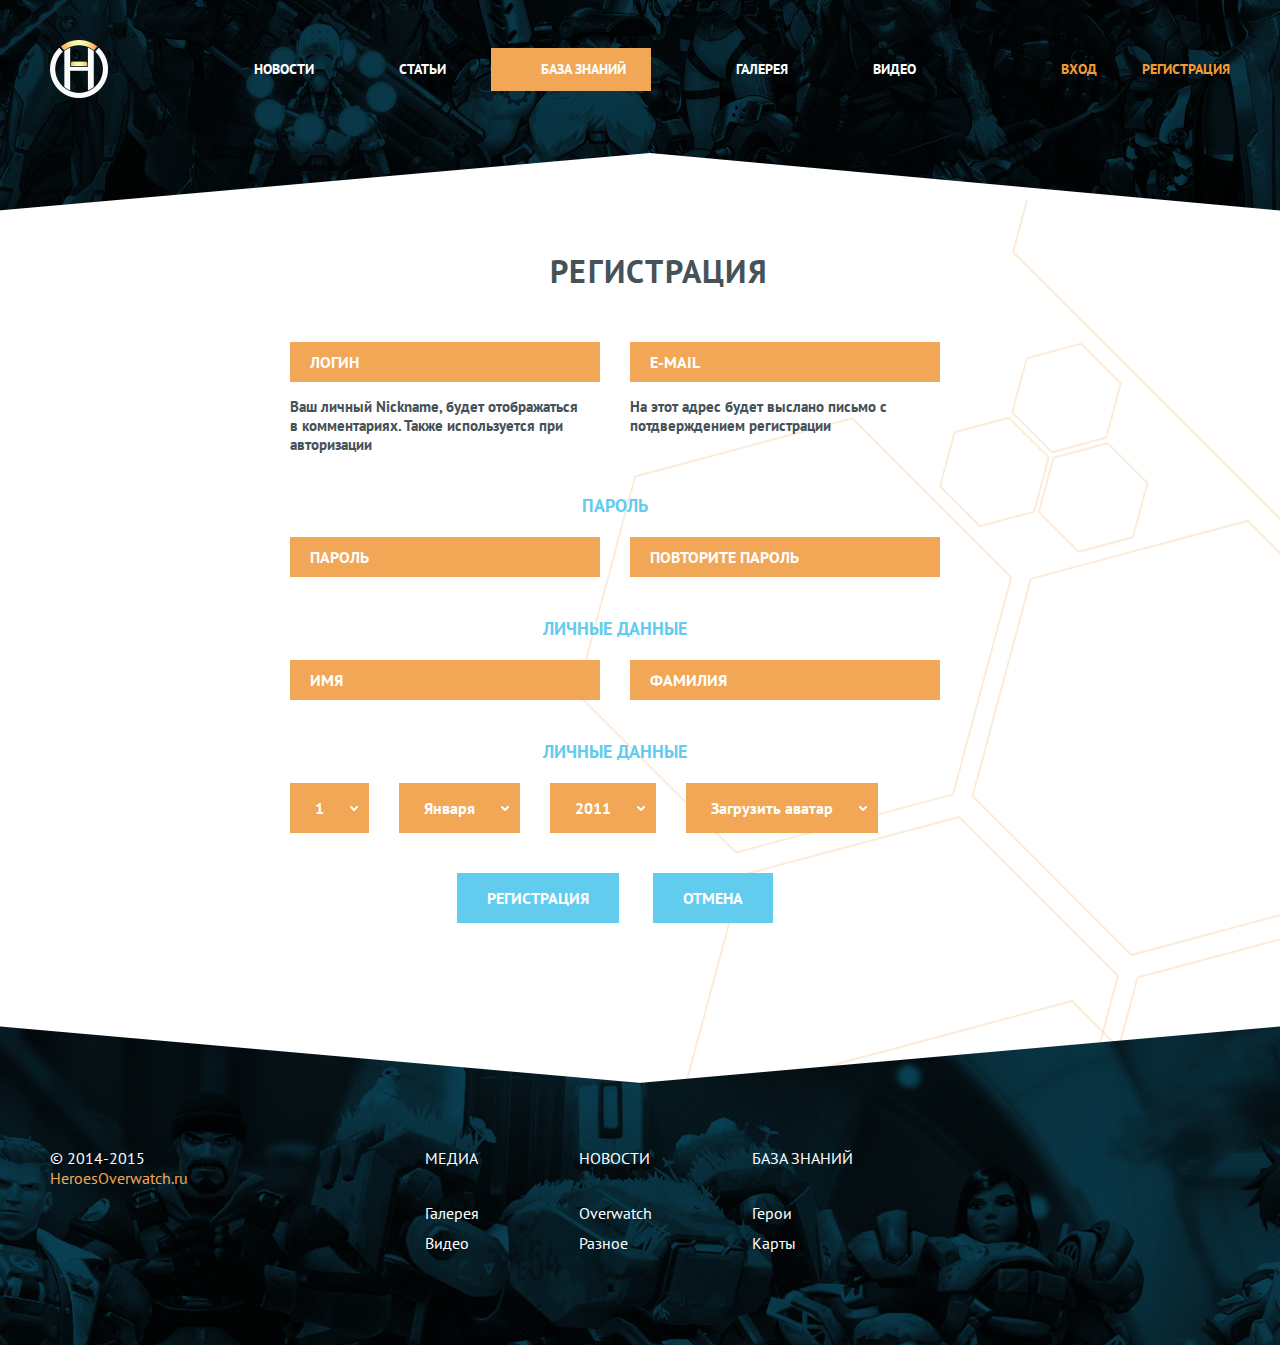
<file: registration.html>
<!DOCTYPE html>
<html lang="ru" class="no-js">
<head>
	<meta charset="UTF-8">
	<title>Document</title>
	<link rel="stylesheet" href="css/style.css">

	<meta content='width=device-width; initial-scale=1.0; maximum-scale=1.0; user-scalable=0;' name='viewport' />

	<script>
	// SVG Polyfill for IE
	!function(root,factory){"function"==typeof define&&define.amd?define([],function(){return root.svg4everybody=factory()}):"object"==typeof exports?module.exports=factory():root.svg4everybody=factory()}(this,function(){function embed(svg,target){if(target){var fragment=document.createDocumentFragment(),viewBox=!svg.getAttribute("viewBox")&&target.getAttribute("viewBox");viewBox&&svg.setAttribute("viewBox",viewBox);for(var clone=target.cloneNode(!0);clone.childNodes.length;){fragment.appendChild(clone.firstChild)}svg.appendChild(fragment)}}function loadreadystatechange(xhr){xhr.onreadystatechange=function(){if(4===xhr.readyState){var cachedDocument=xhr._cachedDocument;cachedDocument||(cachedDocument=xhr._cachedDocument=document.implementation.createHTMLDocument(""),cachedDocument.body.innerHTML=xhr.responseText,xhr._cachedTarget={}),xhr._embeds.splice(0).map(function(item){var target=xhr._cachedTarget[item.id];target||(target=xhr._cachedTarget[item.id]=cachedDocument.getElementById(item.id)),embed(item.svg,target)})}},xhr.onreadystatechange()}function svg4everybody(rawopts){function oninterval(){for(var index=0;index<uses.length;){var use=uses[index],svg=use.parentNode;if(svg&&/svg/i.test(svg.nodeName)){var src=use.getAttribute("xlink:href");if(polyfill&&(!opts.validate||opts.validate(src,svg,use))){svg.removeChild(use);var srcSplit=src.split("#"),url=srcSplit.shift(),id=srcSplit.join("#");if(url.length){var xhr=requests[url];xhr||(xhr=requests[url]=new XMLHttpRequest(),xhr.open("GET",url),xhr.send(),xhr._embeds=[]),xhr._embeds.push({svg:svg,id:id}),loadreadystatechange(xhr)}else{embed(svg,document.getElementById(id))}}}else{++index}}requestAnimationFrame(oninterval,67)}var polyfill,opts=Object(rawopts),newerIEUA=/\bTrident\/[567]\b|\bMSIE (?:9|10)\.0\b/,webkitUA=/\bAppleWebKit\/(\d+)\b/,olderEdgeUA=/\bEdge\/12\.(\d+)\b/;polyfill="polyfill"in opts?opts.polyfill:newerIEUA.test(navigator.userAgent)||(navigator.userAgent.match(olderEdgeUA)||[])[1]<10547||(navigator.userAgent.match(webkitUA)||[])[1]<537;var requests={},requestAnimationFrame=window.requestAnimationFrame||setTimeout,uses=document.getElementsByTagName("use");polyfill&&oninterval()}return svg4everybody});svg4everybody()
	</script>

</head>

	<body>

		<header class="header">
			<div class="container">
				<a href="#" class="logo"></a>
				<button class="toggle-nav js-open-popup" data-target="mob-nav"><svg class="nav__icon"><use xlink:href="svg/svg.svg#icon-toggle"></use></svg></button>
				<nav class="nav">
					<ul class="nav__list">
						<li class="nav__item">
							<a href="#" class="nav__link">
								<svg class="nav__icon"><use xlink:href="svg/svg.svg#icon-news"></use></svg>
								Новости
							</a>
						</li>
						<li class="nav__item">
							<a href="#" class="nav__link">
								<svg class="nav__icon"><use xlink:href="svg/svg.svg#icon-posts"></use></svg>
								Статьи
							</a>
						</li>
						<li class="nav__item nav__item--current">
							<a href="#" class="nav__link">
								<svg class="nav__icon"><use xlink:href="svg/svg.svg#icon-base"></use></svg>
								База знаний
							</a>
						</li>
						<li class="nav__item">
							<a href="#" class="nav__link">
								<svg class="nav__icon"><use xlink:href="svg/svg.svg#icon-gallery"></use></svg>
								Галерея
							</a>
						</li>
						<li class="nav__item">
							<a href="#" class="nav__link">
								<svg class="nav__icon"><use xlink:href="svg/svg.svg#icon-video"></use></svg>
								Видео
							</a>
						</li>
					</ul>
				</nav>

				<ul class="nav-tools">
					<li class="nav-tools__item">
						<a href="#" class="nav-tools__link">
							<svg class="nav-tools__icon"><use xlink:href="svg/svg.svg#icon-enter"></use></svg>
							Вход
						</a>
					</li>
					<li class="nav-tools__item">
						<a href="#" class="nav-tools__link">
							<svg class="nav-tools__icon"><use xlink:href="svg/svg.svg#icon-plus"></use></svg>
							Регистрация
						</a>
					</li>
				</ul>

			</div>
		</header>

		<div class="popup mobile-nav" id="mob-nav">
			<button class="mobile-nav__close-nav js-close-popup"><svg class="nav__icon"><use xlink:href="svg/svg.svg#icon-close"></use></svg></button>
			<div class="mobile-nav__inner js-popup-container">
				
				<nav class="nav">
						<ul class="nav__list">
							<li class="nav__item">
								<a href="#" class="nav__link">
									<svg class="nav__icon"><use xlink:href="svg/svg.svg#icon-news"></use></svg>
									Новости
								</a>
							</li>
							<li class="nav__item">
								<a href="#" class="nav__link">
									<svg class="nav__icon"><use xlink:href="svg/svg.svg#icon-posts"></use></svg>
									Статьи
								</a>
							</li>
							<li class="nav__item nav__item--current">
								<a href="#" class="nav__link">
									<svg class="nav__icon"><use xlink:href="svg/svg.svg#icon-base"></use></svg>
									База знаний
								</a>
							</li>
							<li class="nav__item">
								<a href="#" class="nav__link">
									<svg class="nav__icon"><use xlink:href="svg/svg.svg#icon-gallery"></use></svg>
									Галерея
								</a>
							</li>
							<li class="nav__item">
								<a href="#" class="nav__link">
									<svg class="nav__icon"><use xlink:href="svg/svg.svg#icon-video"></use></svg>
									Видео
								</a>
							</li>
						</ul>
				</nav>

				<ul class="nav-tools">
						<li class="nav-tools__item">
							<a href="#" class="nav-tools__link">
								<svg class="nav-tools__icon"><use xlink:href="svg/svg.svg#icon-enter"></use></svg>
								Вход
							</a>
						</li>
						<li class="nav-tools__item">
							<a href="#" class="nav-tools__link">
								<svg class="nav-tools__icon"><use xlink:href="svg/svg.svg#icon-plus"></use></svg>
								Регистрация
							</a>
						</li>
				</ul>
			</div>
		</div>

		<div class="content">
			<div class="container">
				

				
				<div class="section section--user section--registration">
					<h2 class="section__title"><svg class="section__title-icon"><use xlink:href="svg/svg.svg#icon-user"></use></svg>Регистрация</h2>

					<div class="user">
						
						<form action="" class="user__forms">
							
							<div class="user__forms__title"></div>
							<div class="user__forms__inputs">
									
									<label class="vertical-label">
										<input type="text" placeholder="Логин" required>
										<span class="label-text">
											Ваш личный Nickname, будет отображаться в комментариях. Также используется при авторизации
										</span>
									</label>
									<label class="vertical-label">
										<input type="text" placeholder="E-mail" required>
										<span class="label-text">
											На этот адрес будет выслано письмо с потдверждением регистрации
										</span>
									</label>
							</div>
							<div class="user__forms__title">Пароль</div>
							<div class="user__forms__inputs">
								<input type="password" placeholder="Пароль" required>
								<input type="password" placeholder="Повторите пароль" required>
							</div>
							<div class="user__forms__title">Личные данные</div>
							<div class="user__forms__inputs">
								<input type="text" placeholder="Имя">
								<input type="text" placeholder="Фамилия">
							</div>
							<div class="user__forms__title">Личные данные</div>
							<div class="user__forms__inputs">
								<select name="" id="">
									<option value="">1</option>
								</select>
								<select name="" id="">
									<option value="">Января</option>
								</select>
								<select name="" id="">
									<option value="">2011</option>
								</select>
								<select name="" id="">
									<option value="">Загрузить аватар</option>
								</select>
							</div>

							<div class="user__forms__buttons">
								<button>Регистрация</button>
								<button>Отмена</button>
							</div>

						</form>

					</div>

				</div>

				
				
			</div>
		</div>

		<footer class="footer">
			<div class="container">
				
				<div class="copyright">
					&copy; 2014-2015 
					<a class="copyright__link" href="#">HeroesOverwatch.ru</a>
				</div>

				<div class="nav-footer">
					<ul class="nav-footer__list">
						<li class="nav-footer__item nav-footer__item--title">
							<a class="nav-footer__link" href="#">Медиа</a>
						</li>
						<li class="nav-footer__item">
							<a class="nav-footer__link" href="#">Галерея</a>
						</li>
						<li class="nav-footer__item">
							<a class="nav-footer__link" href="#">Видео</a>
						</li>
					</ul>

					<ul class="nav-footer__list">
						<li class="nav-footer__item nav-footer__item--title">
							<a class="nav-footer__link" href="#">Новости</a>
						</li>
						<li class="nav-footer__item">
							<a class="nav-footer__link" href="#">Overwatch</a>
						</li>
						<li class="nav-footer__item">
							<a class="nav-footer__link" href="#">Разное</a>
						</li>
					</ul>

					<ul class="nav-footer__list">
						<li class="nav-footer__item nav-footer__item--title">
							<a class="nav-footer__link" href="#">База знаний</a>
						</li>
						<li class="nav-footer__item">
							<a class="nav-footer__link" href="#">Герои</a>
						</li>
						<li class="nav-footer__item">
							<a class="nav-footer__link" href="#">Карты</a>
						</li>
					</ul>
				</div>

				<ul class="soc-links">
					<li class="soc-links__item">
						<a href="#" class="soc-links__link">
							<svg class="soc-links__icon"><use xlink:href="svg/svg.svg#icon-vk"></use></svg>
						</a>
					</li>
					<li class="soc-links__item">
						<a href="#" class="soc-links__link">
							<svg class="soc-links__icon"><use xlink:href="svg/svg.svg#icon-fb"></use></svg>
						</a>
					</li>
					<li class="soc-links__item">
						<a href="#" class="soc-links__link">
							<svg class="soc-links__icon"><use xlink:href="svg/svg.svg#icon-inst"></use></svg>
						</a>
					</li>
				</ul>
			</div>
		</footer>

	</body>
	<link href='https://fonts.googleapis.com/css?family=PT+Sans:400,700&subset=latin,cyrillic-ext' rel='stylesheet' type='text/css'>
	<script>
		// //polyfill for browsers which doesn't support "object-fit" property
		var objectFitImages=function(){"use strict";var e="[data-uri]";var t=/(object-fit|object-position)\s*:\s*([^;$"'\s]+)/g;var i="object-fit"in document.createElement("i").style;var n=false;function r(e){var i=getComputedStyle(e).fontFamily;var n;var r={};while((n=t.exec(i))!==null){r[n[1]]=n[2]}return r}function o(t,i){var n=r(t);if(!n["object-fit"]||n["object-fit"]==="fill"){return}i=i||t.currentSrc||t.src;if(t.srcset){t.srcset=""}if(!t[e]){t.src=e;a(t)}t[e]=t[e]||{s:i};t.style.backgroundImage="url("+i+")";t.style.backgroundPosition=n["object-position"]||"center";t.style.backgroundRepeat="no-repeat";if(n["object-fit"].indexOf("scale-down")<0){t.style.backgroundSize=n["object-fit"].replace("none","auto")}else{if(!t[e].i){t[e].i=new Image;t[e].i.src=i}(function o(){if(t[e].i.naturalWidth){if(t[e].i.naturalWidth>t.width||t[e].i.naturalHeight>t.height){t.style.backgroundSize="contain"}else{t.style.backgroundSize="auto"}return}setTimeout(o,100)})()}}function a(t){var i={get:function(){return t[e].s},set:function(i){delete t[e].i;return o(t,i)}};Object.defineProperty(t,"src",i);Object.defineProperty(t,"currentSrc",{get:i.get})}function c(e){window.addEventListener("resize",f.bind(null,e))}function u(e){if(e.target.tagName==="IMG"){o(e.target)}}function f(e,t){if(i){return false}var r=!n&&!e;t=t||{};e=e||"img";if(typeof e==="string"){e=document.querySelectorAll("img")}else if(!e.length){e=[e]}for(var a=0;a<e.length;a++){o(e[a])}if(r){document.body.addEventListener("load",u,true);n=true;e="img"}if(t.watchMQ){c(e)}}return f}();
		objectFitImages()
	</script>
	<script src="https://ajax.googleapis.com/ajax/libs/jquery/2.2.2/jquery.min.js"></script>
	<script src="js/main.js"></script>	
</html>
</file>
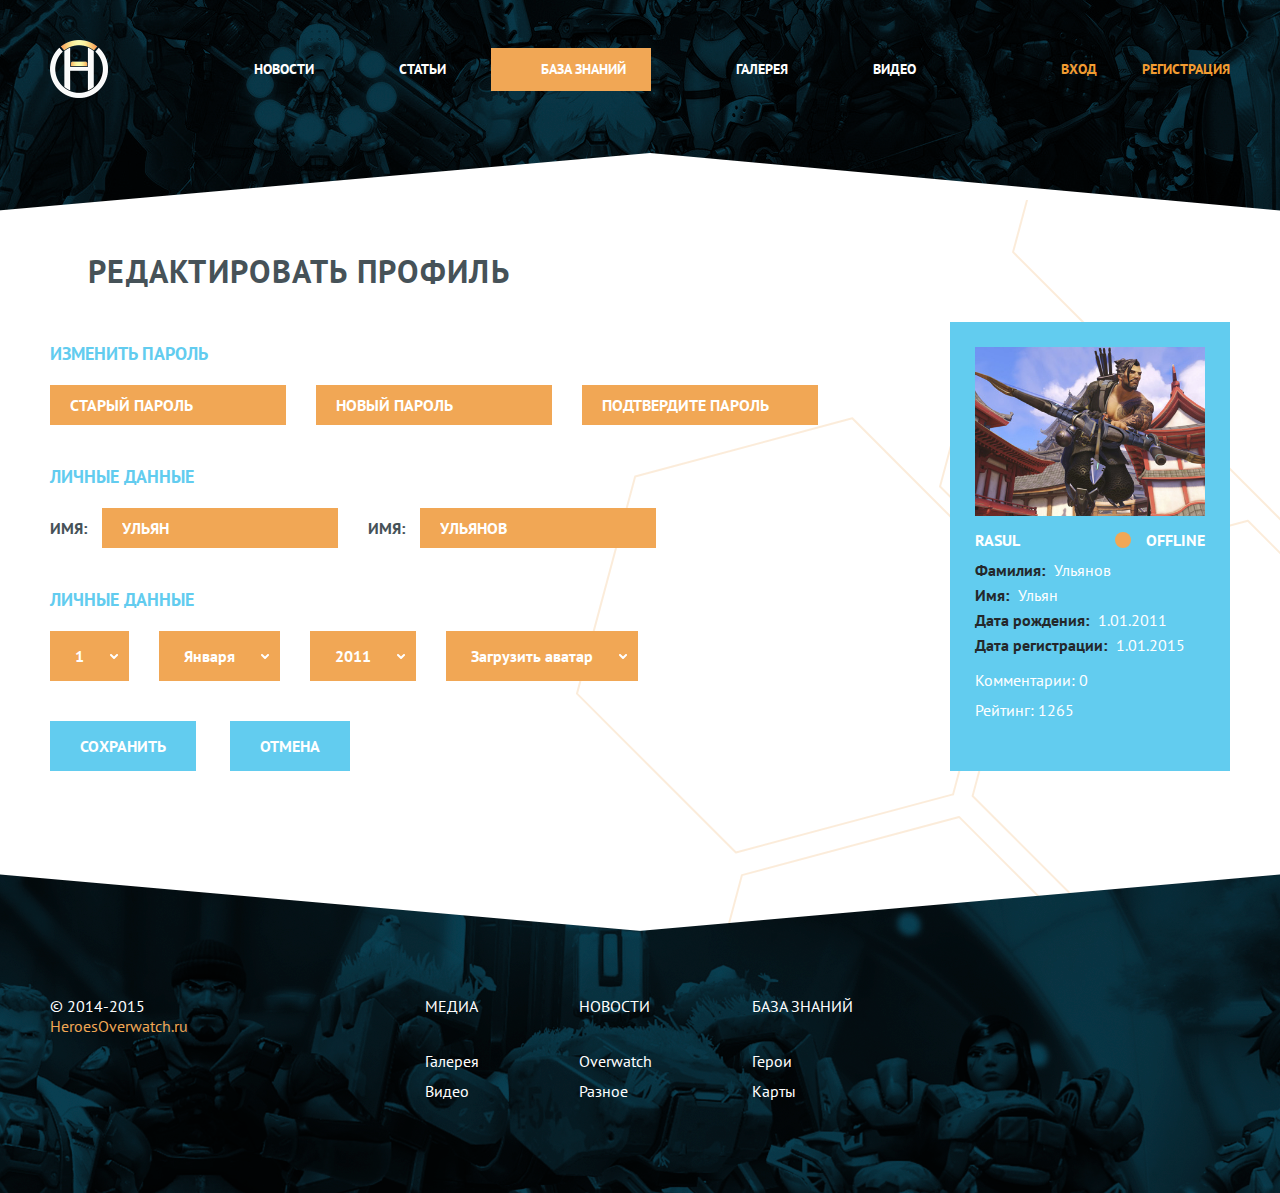
<file: user — копия.html>
<!DOCTYPE html>
<html lang="ru" class="no-js">
<head>
	<meta charset="UTF-8">
	<title>Document</title>
	<link rel="stylesheet" href="css/style.css">

	<meta content='width=device-width; initial-scale=1.0; maximum-scale=1.0; user-scalable=0;' name='viewport' />

	<script>
	// SVG Polyfill for IE
	!function(root,factory){"function"==typeof define&&define.amd?define([],function(){return root.svg4everybody=factory()}):"object"==typeof exports?module.exports=factory():root.svg4everybody=factory()}(this,function(){function embed(svg,target){if(target){var fragment=document.createDocumentFragment(),viewBox=!svg.getAttribute("viewBox")&&target.getAttribute("viewBox");viewBox&&svg.setAttribute("viewBox",viewBox);for(var clone=target.cloneNode(!0);clone.childNodes.length;){fragment.appendChild(clone.firstChild)}svg.appendChild(fragment)}}function loadreadystatechange(xhr){xhr.onreadystatechange=function(){if(4===xhr.readyState){var cachedDocument=xhr._cachedDocument;cachedDocument||(cachedDocument=xhr._cachedDocument=document.implementation.createHTMLDocument(""),cachedDocument.body.innerHTML=xhr.responseText,xhr._cachedTarget={}),xhr._embeds.splice(0).map(function(item){var target=xhr._cachedTarget[item.id];target||(target=xhr._cachedTarget[item.id]=cachedDocument.getElementById(item.id)),embed(item.svg,target)})}},xhr.onreadystatechange()}function svg4everybody(rawopts){function oninterval(){for(var index=0;index<uses.length;){var use=uses[index],svg=use.parentNode;if(svg&&/svg/i.test(svg.nodeName)){var src=use.getAttribute("xlink:href");if(polyfill&&(!opts.validate||opts.validate(src,svg,use))){svg.removeChild(use);var srcSplit=src.split("#"),url=srcSplit.shift(),id=srcSplit.join("#");if(url.length){var xhr=requests[url];xhr||(xhr=requests[url]=new XMLHttpRequest(),xhr.open("GET",url),xhr.send(),xhr._embeds=[]),xhr._embeds.push({svg:svg,id:id}),loadreadystatechange(xhr)}else{embed(svg,document.getElementById(id))}}}else{++index}}requestAnimationFrame(oninterval,67)}var polyfill,opts=Object(rawopts),newerIEUA=/\bTrident\/[567]\b|\bMSIE (?:9|10)\.0\b/,webkitUA=/\bAppleWebKit\/(\d+)\b/,olderEdgeUA=/\bEdge\/12\.(\d+)\b/;polyfill="polyfill"in opts?opts.polyfill:newerIEUA.test(navigator.userAgent)||(navigator.userAgent.match(olderEdgeUA)||[])[1]<10547||(navigator.userAgent.match(webkitUA)||[])[1]<537;var requests={},requestAnimationFrame=window.requestAnimationFrame||setTimeout,uses=document.getElementsByTagName("use");polyfill&&oninterval()}return svg4everybody});svg4everybody()
	</script>

</head>

	<body>

		<header class="header">
			<div class="container">
				<a href="#" class="logo"></a>
				<button class="toggle-nav js-open-popup" data-target="mob-nav"><svg class="nav__icon"><use xlink:href="svg/svg.svg#icon-toggle"></use></svg></button>
				<nav class="nav">
					<ul class="nav__list">
						<li class="nav__item">
							<a href="#" class="nav__link">
								<svg class="nav__icon"><use xlink:href="svg/svg.svg#icon-news"></use></svg>
								Новости
							</a>
						</li>
						<li class="nav__item">
							<a href="#" class="nav__link">
								<svg class="nav__icon"><use xlink:href="svg/svg.svg#icon-posts"></use></svg>
								Статьи
							</a>
						</li>
						<li class="nav__item nav__item--current">
							<a href="#" class="nav__link">
								<svg class="nav__icon"><use xlink:href="svg/svg.svg#icon-base"></use></svg>
								База знаний
							</a>
						</li>
						<li class="nav__item">
							<a href="#" class="nav__link">
								<svg class="nav__icon"><use xlink:href="svg/svg.svg#icon-gallery"></use></svg>
								Галерея
							</a>
						</li>
						<li class="nav__item">
							<a href="#" class="nav__link">
								<svg class="nav__icon"><use xlink:href="svg/svg.svg#icon-video"></use></svg>
								Видео
							</a>
						</li>
					</ul>
				</nav>

				<ul class="nav-tools">
					<li class="nav-tools__item">
						<a href="#" class="nav-tools__link">
							<svg class="nav-tools__icon"><use xlink:href="svg/svg.svg#icon-enter"></use></svg>
							Вход
						</a>
					</li>
					<li class="nav-tools__item">
						<a href="#" class="nav-tools__link">
							<svg class="nav-tools__icon"><use xlink:href="svg/svg.svg#icon-plus"></use></svg>
							Регистрация
						</a>
					</li>
				</ul>

			</div>
		</header>

		<div class="popup mobile-nav" id="mob-nav">
			<button class="mobile-nav__close-nav js-close-popup"><svg class="nav__icon"><use xlink:href="svg/svg.svg#icon-close"></use></svg></button>
			<div class="mobile-nav__inner js-popup-container">
				
				<nav class="nav">
						<ul class="nav__list">
							<li class="nav__item">
								<a href="#" class="nav__link">
									<svg class="nav__icon"><use xlink:href="svg/svg.svg#icon-news"></use></svg>
									Новости
								</a>
							</li>
							<li class="nav__item">
								<a href="#" class="nav__link">
									<svg class="nav__icon"><use xlink:href="svg/svg.svg#icon-posts"></use></svg>
									Статьи
								</a>
							</li>
							<li class="nav__item nav__item--current">
								<a href="#" class="nav__link">
									<svg class="nav__icon"><use xlink:href="svg/svg.svg#icon-base"></use></svg>
									База знаний
								</a>
							</li>
							<li class="nav__item">
								<a href="#" class="nav__link">
									<svg class="nav__icon"><use xlink:href="svg/svg.svg#icon-gallery"></use></svg>
									Галерея
								</a>
							</li>
							<li class="nav__item">
								<a href="#" class="nav__link">
									<svg class="nav__icon"><use xlink:href="svg/svg.svg#icon-video"></use></svg>
									Видео
								</a>
							</li>
						</ul>
				</nav>

				<ul class="nav-tools">
						<li class="nav-tools__item">
							<a href="#" class="nav-tools__link">
								<svg class="nav-tools__icon"><use xlink:href="svg/svg.svg#icon-enter"></use></svg>
								Вход
							</a>
						</li>
						<li class="nav-tools__item">
							<a href="#" class="nav-tools__link">
								<svg class="nav-tools__icon"><use xlink:href="svg/svg.svg#icon-plus"></use></svg>
								Регистрация
							</a>
						</li>
				</ul>
			</div>
		</div>

		<div class="content">
			<div class="container">
				

				
				<div class="section section--user">
					<h2 class="section__title"><svg class="section__title-icon"><use xlink:href="svg/svg.svg#icon-user"></use></svg>Редактировать профиль</h2>

					<div class="user">
						
						<form action="" class="user__forms">
							
							<div class="user__forms__title">Изменить пароль</div>
							<div class="user__forms__inputs">
								<input type="text" placeholder="Старый пароль">
								<input type="text" placeholder="Новый пароль">
								<input type="text" placeholder="Подтвердите пароль">
							</div>
							<div class="user__forms__title">Личные данные</div>
							<div class="user__forms__inputs">
								<label>
									<span>Имя:</span>
									<input type="text" placeholder="Ульян">
								</label>
								<label>
									<span>Имя:</span>
									<input type="text" placeholder="Ульянов">
								</label>
							</div>
							<div class="user__forms__title">Личные данные</div>
							<div class="user__forms__inputs">
								<select name="" id="">
									<option value="">1</option>
								</select>
								<select name="" id="">
									<option value="">Января</option>
								</select>
								<select name="" id="">
									<option value="">2011</option>
								</select>
								<select name="" id="">
									<option value="">Загрузить аватар</option>
								</select>
							</div>

							<div class="user__forms__buttons">
								<button>Сохранить</button>
								<button>Отмена</button>
							</div>

						</form>

						<div class="user__info">
							
							<img class="user__info__img" src="uploads/news-preview-1.jpg" alt="">

							<div class="user__info__header">
								<div class="user__info__name">Rasul</div>
								<div class="user__info__status user__info__status--offline">Offline</div>
							</div>

							<div class="user__info__about">
								<div>
									<span class="user__info__about__title">Фамилия:</span>
									<span class="user__info__about__value">Ульянов</span>
								</div>
								<div>
									<span class="user__info__about__title">Имя:</span>
									<span class="user__info__about__value">Ульян</span>
								</div>
								<div>
									<span class="user__info__about__title">Дата рождения:</span>
									<span class="user__info__about__value">1.01.2011</span>
								</div>
								<div>
									<span class="user__info__about__title">Дата регистрации:</span>
									<span class="user__info__about__value">1.01.2015</span>
								</div>
							</div>

							<div class="user__info__text">Комментарии: 0</div>
							<div class="user__info__text">Рейтинг: 1265</div>

						</div>

					</div>

				</div>

				
				
			</div>
		</div>

		<footer class="footer">
			<div class="container">
				
				<div class="copyright">
					&copy; 2014-2015 
					<a class="copyright__link" href="#">HeroesOverwatch.ru</a>
				</div>

				<div class="nav-footer">
					<ul class="nav-footer__list">
						<li class="nav-footer__item nav-footer__item--title">
							<a class="nav-footer__link" href="#">Медиа</a>
						</li>
						<li class="nav-footer__item">
							<a class="nav-footer__link" href="#">Галерея</a>
						</li>
						<li class="nav-footer__item">
							<a class="nav-footer__link" href="#">Видео</a>
						</li>
					</ul>

					<ul class="nav-footer__list">
						<li class="nav-footer__item nav-footer__item--title">
							<a class="nav-footer__link" href="#">Новости</a>
						</li>
						<li class="nav-footer__item">
							<a class="nav-footer__link" href="#">Overwatch</a>
						</li>
						<li class="nav-footer__item">
							<a class="nav-footer__link" href="#">Разное</a>
						</li>
					</ul>

					<ul class="nav-footer__list">
						<li class="nav-footer__item nav-footer__item--title">
							<a class="nav-footer__link" href="#">База знаний</a>
						</li>
						<li class="nav-footer__item">
							<a class="nav-footer__link" href="#">Герои</a>
						</li>
						<li class="nav-footer__item">
							<a class="nav-footer__link" href="#">Карты</a>
						</li>
					</ul>
				</div>

				<ul class="soc-links">
					<li class="soc-links__item">
						<a href="#" class="soc-links__link">
							<svg class="soc-links__icon"><use xlink:href="svg/svg.svg#icon-vk"></use></svg>
						</a>
					</li>
					<li class="soc-links__item">
						<a href="#" class="soc-links__link">
							<svg class="soc-links__icon"><use xlink:href="svg/svg.svg#icon-fb"></use></svg>
						</a>
					</li>
					<li class="soc-links__item">
						<a href="#" class="soc-links__link">
							<svg class="soc-links__icon"><use xlink:href="svg/svg.svg#icon-inst"></use></svg>
						</a>
					</li>
				</ul>
			</div>
		</footer>

	</body>
	<link href='https://fonts.googleapis.com/css?family=PT+Sans:400,700&subset=latin,cyrillic-ext' rel='stylesheet' type='text/css'>
	<script>
		// //polyfill for browsers which doesn't support "object-fit" property
		var objectFitImages=function(){"use strict";var e="[data-uri]";var t=/(object-fit|object-position)\s*:\s*([^;$"'\s]+)/g;var i="object-fit"in document.createElement("i").style;var n=false;function r(e){var i=getComputedStyle(e).fontFamily;var n;var r={};while((n=t.exec(i))!==null){r[n[1]]=n[2]}return r}function o(t,i){var n=r(t);if(!n["object-fit"]||n["object-fit"]==="fill"){return}i=i||t.currentSrc||t.src;if(t.srcset){t.srcset=""}if(!t[e]){t.src=e;a(t)}t[e]=t[e]||{s:i};t.style.backgroundImage="url("+i+")";t.style.backgroundPosition=n["object-position"]||"center";t.style.backgroundRepeat="no-repeat";if(n["object-fit"].indexOf("scale-down")<0){t.style.backgroundSize=n["object-fit"].replace("none","auto")}else{if(!t[e].i){t[e].i=new Image;t[e].i.src=i}(function o(){if(t[e].i.naturalWidth){if(t[e].i.naturalWidth>t.width||t[e].i.naturalHeight>t.height){t.style.backgroundSize="contain"}else{t.style.backgroundSize="auto"}return}setTimeout(o,100)})()}}function a(t){var i={get:function(){return t[e].s},set:function(i){delete t[e].i;return o(t,i)}};Object.defineProperty(t,"src",i);Object.defineProperty(t,"currentSrc",{get:i.get})}function c(e){window.addEventListener("resize",f.bind(null,e))}function u(e){if(e.target.tagName==="IMG"){o(e.target)}}function f(e,t){if(i){return false}var r=!n&&!e;t=t||{};e=e||"img";if(typeof e==="string"){e=document.querySelectorAll("img")}else if(!e.length){e=[e]}for(var a=0;a<e.length;a++){o(e[a])}if(r){document.body.addEventListener("load",u,true);n=true;e="img"}if(t.watchMQ){c(e)}}return f}();
		objectFitImages()
	</script>
	<script src="https://ajax.googleapis.com/ajax/libs/jquery/2.2.2/jquery.min.js"></script>
	<script src="js/main.js"></script>	
</html>
</file>
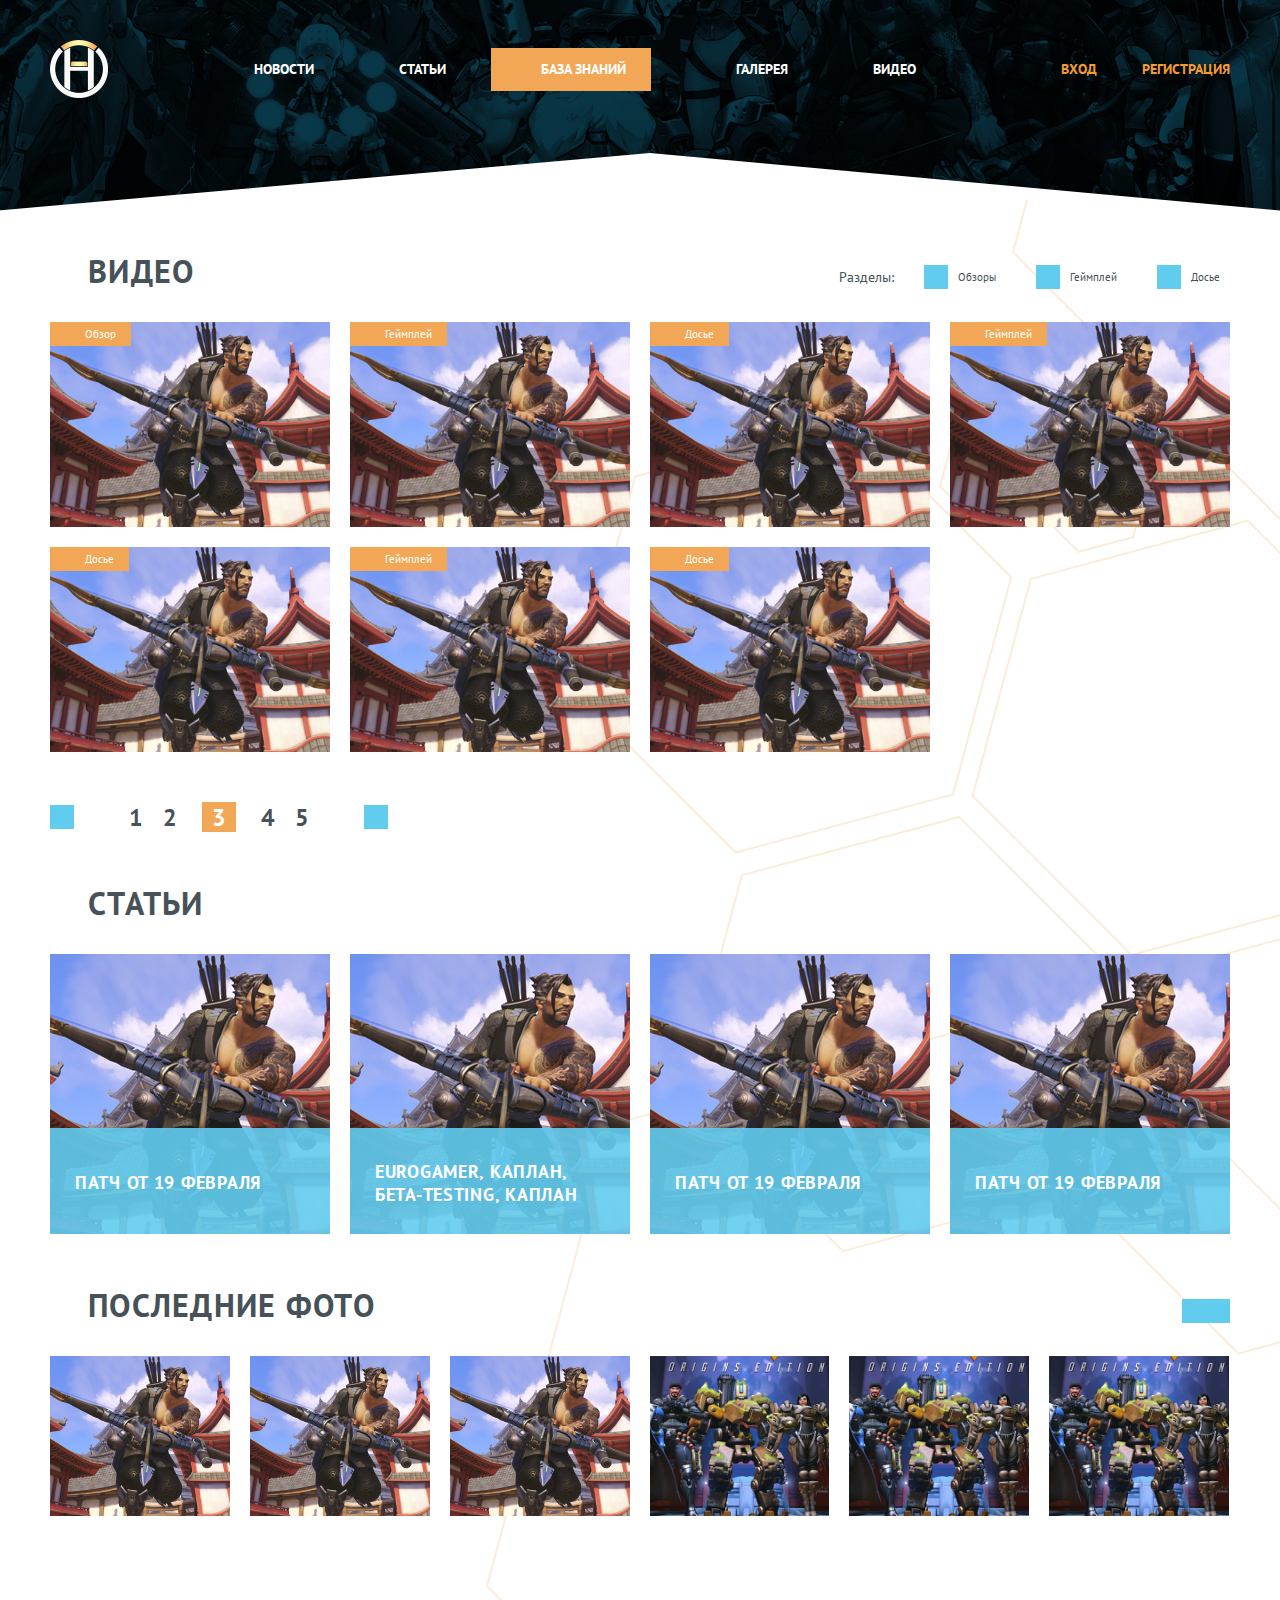
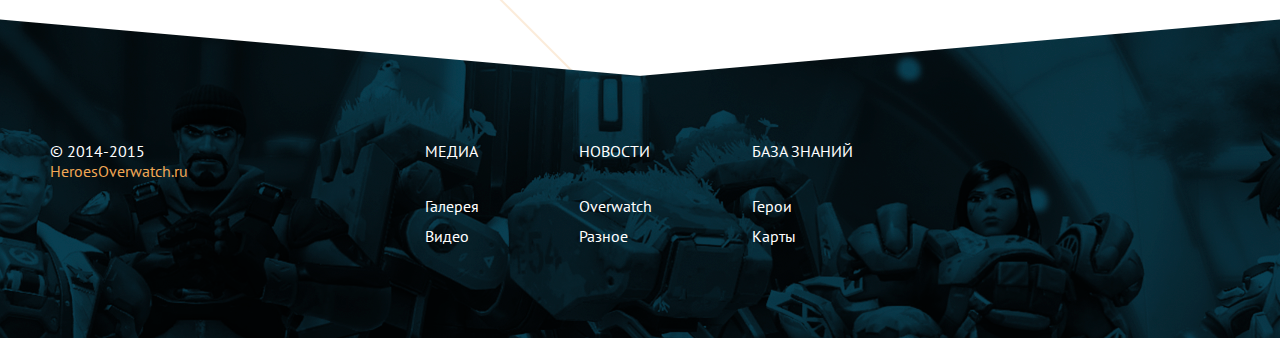
<file: video.html>
<!DOCTYPE html>
<html lang="ru" class="no-js">
<head>
	<meta charset="UTF-8">
	<title>Document</title>
	<link rel="stylesheet" href="css/style.css">

	<meta content='width=device-width; initial-scale=1.0; maximum-scale=1.0; user-scalable=0;' name='viewport' />

	<script>
	// SVG Polyfill for IE
	!function(root,factory){"function"==typeof define&&define.amd?define([],function(){return root.svg4everybody=factory()}):"object"==typeof exports?module.exports=factory():root.svg4everybody=factory()}(this,function(){function embed(svg,target){if(target){var fragment=document.createDocumentFragment(),viewBox=!svg.getAttribute("viewBox")&&target.getAttribute("viewBox");viewBox&&svg.setAttribute("viewBox",viewBox);for(var clone=target.cloneNode(!0);clone.childNodes.length;){fragment.appendChild(clone.firstChild)}svg.appendChild(fragment)}}function loadreadystatechange(xhr){xhr.onreadystatechange=function(){if(4===xhr.readyState){var cachedDocument=xhr._cachedDocument;cachedDocument||(cachedDocument=xhr._cachedDocument=document.implementation.createHTMLDocument(""),cachedDocument.body.innerHTML=xhr.responseText,xhr._cachedTarget={}),xhr._embeds.splice(0).map(function(item){var target=xhr._cachedTarget[item.id];target||(target=xhr._cachedTarget[item.id]=cachedDocument.getElementById(item.id)),embed(item.svg,target)})}},xhr.onreadystatechange()}function svg4everybody(rawopts){function oninterval(){for(var index=0;index<uses.length;){var use=uses[index],svg=use.parentNode;if(svg&&/svg/i.test(svg.nodeName)){var src=use.getAttribute("xlink:href");if(polyfill&&(!opts.validate||opts.validate(src,svg,use))){svg.removeChild(use);var srcSplit=src.split("#"),url=srcSplit.shift(),id=srcSplit.join("#");if(url.length){var xhr=requests[url];xhr||(xhr=requests[url]=new XMLHttpRequest(),xhr.open("GET",url),xhr.send(),xhr._embeds=[]),xhr._embeds.push({svg:svg,id:id}),loadreadystatechange(xhr)}else{embed(svg,document.getElementById(id))}}}else{++index}}requestAnimationFrame(oninterval,67)}var polyfill,opts=Object(rawopts),newerIEUA=/\bTrident\/[567]\b|\bMSIE (?:9|10)\.0\b/,webkitUA=/\bAppleWebKit\/(\d+)\b/,olderEdgeUA=/\bEdge\/12\.(\d+)\b/;polyfill="polyfill"in opts?opts.polyfill:newerIEUA.test(navigator.userAgent)||(navigator.userAgent.match(olderEdgeUA)||[])[1]<10547||(navigator.userAgent.match(webkitUA)||[])[1]<537;var requests={},requestAnimationFrame=window.requestAnimationFrame||setTimeout,uses=document.getElementsByTagName("use");polyfill&&oninterval()}return svg4everybody});svg4everybody()
	</script>

</head>

	<body>

		<header class="header">
			<div class="container">
				<a href="#" class="logo"></a>
				<button class="toggle-nav js-open-popup" data-target="mob-nav"><svg class="nav__icon"><use xlink:href="svg/svg.svg#icon-toggle"></use></svg></button>
				<nav class="nav">
					<ul class="nav__list">
						<li class="nav__item">
							<a href="#" class="nav__link">
								<svg class="nav__icon"><use xlink:href="svg/svg.svg#icon-news"></use></svg>
								Новости
							</a>
						</li>
						<li class="nav__item">
							<a href="#" class="nav__link">
								<svg class="nav__icon"><use xlink:href="svg/svg.svg#icon-posts"></use></svg>
								Статьи
							</a>
						</li>
						<li class="nav__item nav__item--current">
							<a href="#" class="nav__link">
								<svg class="nav__icon"><use xlink:href="svg/svg.svg#icon-base"></use></svg>
								База знаний
							</a>
						</li>
						<li class="nav__item">
							<a href="#" class="nav__link">
								<svg class="nav__icon"><use xlink:href="svg/svg.svg#icon-gallery"></use></svg>
								Галерея
							</a>
						</li>
						<li class="nav__item">
							<a href="#" class="nav__link">
								<svg class="nav__icon"><use xlink:href="svg/svg.svg#icon-video"></use></svg>
								Видео
							</a>
						</li>
					</ul>
				</nav>

				<ul class="nav-tools">
					<li class="nav-tools__item">
						<a href="#" class="nav-tools__link">
							<svg class="nav-tools__icon"><use xlink:href="svg/svg.svg#icon-enter"></use></svg>
							Вход
						</a>
					</li>
					<li class="nav-tools__item">
						<a href="#" class="nav-tools__link">
							<svg class="nav-tools__icon"><use xlink:href="svg/svg.svg#icon-plus"></use></svg>
							Регистрация
						</a>
					</li>
				</ul>

			</div>
		</header>

		<div class="popup mobile-nav" id="mob-nav">
			<button class="mobile-nav__close-nav js-close-popup"><svg class="nav__icon"><use xlink:href="svg/svg.svg#icon-close"></use></svg></button>
			<div class="mobile-nav__inner js-popup-container">
				
				<nav class="nav">
						<ul class="nav__list">
							<li class="nav__item">
								<a href="#" class="nav__link">
									<svg class="nav__icon"><use xlink:href="svg/svg.svg#icon-news"></use></svg>
									Новости
								</a>
							</li>
							<li class="nav__item">
								<a href="#" class="nav__link">
									<svg class="nav__icon"><use xlink:href="svg/svg.svg#icon-posts"></use></svg>
									Статьи
								</a>
							</li>
							<li class="nav__item nav__item--current">
								<a href="#" class="nav__link">
									<svg class="nav__icon"><use xlink:href="svg/svg.svg#icon-base"></use></svg>
									База знаний
								</a>
							</li>
							<li class="nav__item">
								<a href="#" class="nav__link">
									<svg class="nav__icon"><use xlink:href="svg/svg.svg#icon-gallery"></use></svg>
									Галерея
								</a>
							</li>
							<li class="nav__item">
								<a href="#" class="nav__link">
									<svg class="nav__icon"><use xlink:href="svg/svg.svg#icon-video"></use></svg>
									Видео
								</a>
							</li>
						</ul>
				</nav>

				<ul class="nav-tools">
						<li class="nav-tools__item">
							<a href="#" class="nav-tools__link">
								<svg class="nav-tools__icon"><use xlink:href="svg/svg.svg#icon-enter"></use></svg>
								Вход
							</a>
						</li>
						<li class="nav-tools__item">
							<a href="#" class="nav-tools__link">
								<svg class="nav-tools__icon"><use xlink:href="svg/svg.svg#icon-plus"></use></svg>
								Регистрация
							</a>
						</li>
				</ul>
			</div>
		</div>

		<div class="content">
			<div class="container">
				

				

			<section class="section section--all-videos js-section-preview">
					<h2 class="section__title"><svg class="section__title-icon"><use xlink:href="svg/svg.svg#icon-video"></use></svg>Видео</h2>
					<div class="section__controls">
						<div class="buttons-filter">
							<span class="buttons-filter__title">Разделы:</span>
							<button class="buttons-filter__button buttons-filter__button--has-text buttons-filter__button--bg-icon"><span class="buttons-filter__button__icon-wrapper"><svg><use xlink:href="svg/svg.svg#icon-overview"></use></svg></span>Обзоры</button>
							<button class="buttons-filter__button buttons-filter__button--has-text buttons-filter__button--bg-icon"><span class="buttons-filter__button__icon-wrapper"><svg><use xlink:href="svg/svg.svg#icon-gameplay"></use></svg></span>Геймплей</button>
							<button class="buttons-filter__button buttons-filter__button--has-text buttons-filter__button--bg-icon"><span class="buttons-filter__button__icon-wrapper"><svg><use xlink:href="svg/svg.svg#icon-dossier"></use></svg></span>Досье</button>
						</div>
					</div>
					<ul class="post-preview">
						<li class="post-preview__item">
							<a class="post-preview__link-wrapper js-open-popup" data-target="popup-video" href="#">
								<img class="post-preview__img" src="/uploads/news-preview-1.jpg" alt="">
								
								<div class="post-preview__cat post-preview__cat--overview">
									<svg class="post-preview__cat__icon"><use xlink:href="svg/svg.svg#icon-overview"></use></svg>
									Обзор
								</div>
								<svg class="post-preview__overlay-icon"><use xlink:href="svg/svg.svg#icon-play"></use></svg>
							</a>
						</li>
						<li class="post-preview__item">
							<a class="post-preview__link-wrapper js-open-popup" data-target="popup-video" href="#">
								<img class="post-preview__img" src="/uploads/news-preview-1.jpg" alt="">
								
								<div class="post-preview__cat post-preview__cat--overview">
									<svg class="post-preview__cat__icon"><use xlink:href="svg/svg.svg#icon-gameplay"></use></svg>
									Геймплей
								</div>
								<svg class="post-preview__overlay-icon"><use xlink:href="svg/svg.svg#icon-play"></use></svg>
							</a>
						</li>
						<li class="post-preview__item">
							<a class="post-preview__link-wrapper js-open-popup" data-target="popup-video" href="#">
								<img class="post-preview__img" src="/uploads/news-preview-1.jpg" alt="">
								
								<div class="post-preview__cat post-preview__cat--overview">
									<svg class="post-preview__cat__icon"><use xlink:href="svg/svg.svg#icon-dossier"></use></svg>
									Досье
								</div>
								<svg class="post-preview__overlay-icon"><use xlink:href="svg/svg.svg#icon-play"></use></svg>
							</a>
						</li>
						<li class="post-preview__item">
							<a class="post-preview__link-wrapper js-open-popup" data-target="popup-video" href="#">
								<img class="post-preview__img" src="/uploads/news-preview-1.jpg" alt="">
								
								<div class="post-preview__cat post-preview__cat--overview">
									<svg class="post-preview__cat__icon"><use xlink:href="svg/svg.svg#icon-gameplay"></use></svg>
									Геймплей
								</div>
								<svg class="post-preview__overlay-icon"><use xlink:href="svg/svg.svg#icon-play"></use></svg>
							</a>
						</li>
						<li class="post-preview__item">
							<a class="post-preview__link-wrapper js-open-popup" data-target="popup-video" href="#">
								<img class="post-preview__img" src="/uploads/news-preview-1.jpg" alt="">
								
								<div class="post-preview__cat post-preview__cat--overview">
									<svg class="post-preview__cat__icon"><use xlink:href="svg/svg.svg#icon-dossier"></use></svg>
									Досье
								</div>
								<svg class="post-preview__overlay-icon"><use xlink:href="svg/svg.svg#icon-play"></use></svg>
							</a>
						</li>
												<li class="post-preview__item">
							<a class="post-preview__link-wrapper js-open-popup" data-target="popup-video" href="#">
								<img class="post-preview__img" src="/uploads/news-preview-1.jpg" alt="">
								
								<div class="post-preview__cat post-preview__cat--overview">
									<svg class="post-preview__cat__icon"><use xlink:href="svg/svg.svg#icon-gameplay"></use></svg>
									Геймплей
								</div>
								<svg class="post-preview__overlay-icon"><use xlink:href="svg/svg.svg#icon-play"></use></svg>
							</a>
						</li>
						<li class="post-preview__item">
							<a class="post-preview__link-wrapper js-open-popup" data-target="popup-video" href="#">
								<img class="post-preview__img" src="/uploads/news-preview-1.jpg" alt="">
								
								<div class="post-preview__cat post-preview__cat--overview">
									<svg class="post-preview__cat__icon"><use xlink:href="svg/svg.svg#icon-dossier"></use></svg>
									Досье
								</div>
								<svg class="post-preview__overlay-icon"><use xlink:href="svg/svg.svg#icon-play"></use></svg>
							</a>
						</li>
						
					</ul>

					<div class="pagination">
						<button class="pagination__button pagination__button--prev"><svg><use xlink:href="svg/svg.svg#icon-arrow"></use></svg></button>
						<ul class="pagination__list">
							<li class="pagination__item"><a class="pagination__link" href="#">1</a></li>
							<li class="pagination__item"><a class="pagination__link" href="#">2</a></li>
							<li class="pagination__item pagination__item--current"><a class="pagination__link" href="#">3</a></li>
							<li class="pagination__item"><a class="pagination__link" href="#">4</a></li>
							<li class="pagination__item"><a class="pagination__link" href="#">5</a></li>
						</ul>
						<button class="pagination__button pagination__button--next"><svg><use xlink:href="svg/svg.svg#icon-arrow"></use></svg></button>
					</div>
				</section>

				<section class="section section--posts js-section-preview">
					<h2 class="section__title"><svg class="section__title-icon"><use xlink:href="svg/svg.svg#icon-posts"></use></svg>Статьи</h2>
					<ul class="post-preview">
						<li class="post-preview__item">
							<a class="post-preview__link-wrapper" href="#">
								<img class="post-preview__img" src="/uploads/news-preview-1.jpg" alt="">
								<div class="post-preview__text-block post-preview__text-block--has-desc">
									<h3 class="post-preview__title js-post-preview-title">Патч от 19 февраля</h3>
									<p class="post-preview__desc">Разработчики обновляют клиент Overwatch почти каждый день, что не может не радовать.</p>
								</div>
								<div class="post-preview__more-icon"><svg><use xlink:href="svg/svg.svg#icon-arrow"></use></svg></div>
							</a>
						</li>
						<li class="post-preview__item">
							<a class="post-preview__link-wrapper" href="#">
								<img class="post-preview__img" src="/uploads/news-preview-1.jpg" alt="">
								<div class="post-preview__text-block post-preview__text-block--has-desc">
									<h3 class="post-preview__title js-post-preview-title">Eurogamer, Каплан, бета-testing, Каплан</h3>
									<p class="post-preview__desc">Разработчики обновляют клиент Overwatch почти каждый день, что не может не радовать Разработчики обновляют.</p>
								</div>
								<div class="post-preview__more-icon"><svg><use xlink:href="svg/svg.svg#icon-arrow"></use></svg></div>
							</a>
						</li>
						<li class="post-preview__item">
							<a class="post-preview__link-wrapper" href="#">
								<img class="post-preview__img" src="/uploads/news-preview-1.jpg" alt="">
								<div class="post-preview__text-block post-preview__text-block--has-desc">
									<h3 class="post-preview__title js-post-preview-title">Патч от 19 февраля</h3>
									<p class="post-preview__desc">Разработчики обновляют клиент Overwatch почти каждый день, что не может не радовать.</p>
								</div>
								<div class="post-preview__more-icon"><svg><use xlink:href="svg/svg.svg#icon-arrow"></use></svg></div>
							</a>
						</li>
						<li class="post-preview__item">
							<a class="post-preview__link-wrapper" href="#">
								<img class="post-preview__img" src="/uploads/news-preview-1.jpg" alt="">
								<div class="post-preview__text-block post-preview__text-block--has-desc">
									<h3 class="post-preview__title js-post-preview-title">Патч от 19 февраля</h3>
									<p class="post-preview__desc">Разработчики обновляют клиент Overwatch почти каждый день, что не может не радовать.</p>
								</div>
								<div class="post-preview__more-icon"><svg><use xlink:href="svg/svg.svg#icon-arrow"></use></svg></div>
							</a>
						</li>
					</ul>

					

				</section>


				<section class="section section--gallery js-section-preview">
					<h2 class="section__title"><svg class="section__title-icon"><use xlink:href="svg/svg.svg#icon-gallery"></use></svg>Последние фото</h2>
					<div class="section__controls">
						
						<div class="buttons-control">
							<button class="button-control button-control--prev js-slider-button-prev"><svg><use xlink:href="svg/svg.svg#icon-arrow"></use></svg></button>
							<button class="button-control button-control--next js-slider-button-next"><svg><use xlink:href="svg/svg.svg#icon-arrow"></use></svg></button>
						</div>
					</div>
					<ul class="post-preview js-gallery-slider">
						<li class="post-preview__item">
							<a class="post-preview__link-wrapper" href="#">
								<img class="post-preview__img" src="/uploads/news-preview-1.jpg" alt="">
							</a>
						</li>
						<li class="post-preview__item">
							<a class="post-preview__link-wrapper" href="#">
								<img class="post-preview__img" src="/uploads/news-preview-1.jpg" alt="">
							</a>
						</li>
						<li class="post-preview__item">
							<a class="post-preview__link-wrapper" href="#">
								<img class="post-preview__img" src="/uploads/news-preview-1.jpg" alt="">
							</a>
						</li>
						<li class="post-preview__item">
							<a class="post-preview__link-wrapper" href="#">
								<img class="post-preview__img" src="/uploads/main-banner-slide-1.jpg" alt="">
							</a>
						</li>
						<li class="post-preview__item">
							<a class="post-preview__link-wrapper" href="#">
								<img class="post-preview__img" src="/uploads/main-banner-slide-1.jpg" alt="">
							</a>
						</li>
						<li class="post-preview__item">
							<a class="post-preview__link-wrapper" href="#">
								<img class="post-preview__img" src="/uploads/main-banner-slide-1.jpg" alt="">
							</a>
						</li>
						<li class="post-preview__item">
							<a class="post-preview__link-wrapper" href="#">
								<img class="post-preview__img" src="/uploads/main-banner-slide-1.jpg" alt="">
							</a>
						</li>
					</ul>
				</section>

				
			</div>
		</div>

		<footer class="footer">
			<div class="container">
				
				<div class="copyright">
					&copy; 2014-2015 
					<a class="copyright__link" href="#">HeroesOverwatch.ru</a>
				</div>

				<div class="nav-footer">
					<ul class="nav-footer__list">
						<li class="nav-footer__item nav-footer__item--title">
							<a class="nav-footer__link" href="#">Медиа</a>
						</li>
						<li class="nav-footer__item">
							<a class="nav-footer__link" href="#">Галерея</a>
						</li>
						<li class="nav-footer__item">
							<a class="nav-footer__link" href="#">Видео</a>
						</li>
					</ul>

					<ul class="nav-footer__list">
						<li class="nav-footer__item nav-footer__item--title">
							<a class="nav-footer__link" href="#">Новости</a>
						</li>
						<li class="nav-footer__item">
							<a class="nav-footer__link" href="#">Overwatch</a>
						</li>
						<li class="nav-footer__item">
							<a class="nav-footer__link" href="#">Разное</a>
						</li>
					</ul>

					<ul class="nav-footer__list">
						<li class="nav-footer__item nav-footer__item--title">
							<a class="nav-footer__link" href="#">База знаний</a>
						</li>
						<li class="nav-footer__item">
							<a class="nav-footer__link" href="#">Герои</a>
						</li>
						<li class="nav-footer__item">
							<a class="nav-footer__link" href="#">Карты</a>
						</li>
					</ul>
				</div>

				<ul class="soc-links">
					<li class="soc-links__item">
						<a href="#" class="soc-links__link">
							<svg class="soc-links__icon"><use xlink:href="svg/svg.svg#icon-vk"></use></svg>
						</a>
					</li>
					<li class="soc-links__item">
						<a href="#" class="soc-links__link">
							<svg class="soc-links__icon"><use xlink:href="svg/svg.svg#icon-fb"></use></svg>
						</a>
					</li>
					<li class="soc-links__item">
						<a href="#" class="soc-links__link">
							<svg class="soc-links__icon"><use xlink:href="svg/svg.svg#icon-inst"></use></svg>
						</a>
					</li>
				</ul>
			</div>
		</footer>

		<div class="popup popup--video" id="popup-video">
			<div class="popup__overlay"></div>
			<div class="popup__content">
				<div class="container js-popup-container">
					<ul class="video-desc">
						<li class="video-desc__item">
							<span class="video-desc__title">Художник:</span>
							<a href="" class="video-desc__value">Mini_90</a>
						</li>
						<li class="video-desc__item">
							<span class="video-desc__title">Тег:</span>
							<a href="" class="video-desc__value">Winston</a>
						</li>
					</ul>
					<button class="popup__close-button js-close-popup"><svg><use xlink:href="svg/svg.svg#icon-close"></use></svg></button>
					<iframe id="popup-video-player" width="100%" height="100%" src="https://www.youtube.com/embed/ZyBUMabtslI" frameborder="0" allowfullscreen></iframe>
				</div>
			</div>
		</div>

	</body>
	<link href='https://fonts.googleapis.com/css?family=PT+Sans:400,700&subset=latin,cyrillic-ext' rel='stylesheet' type='text/css'>
	<script>
		// //polyfill for browsers which doesn't support "object-fit" property
		var objectFitImages=function(){"use strict";var e="[data-uri]";var t=/(object-fit|object-position)\s*:\s*([^;$"'\s]+)/g;var i="object-fit"in document.createElement("i").style;var n=false;function r(e){var i=getComputedStyle(e).fontFamily;var n;var r={};while((n=t.exec(i))!==null){r[n[1]]=n[2]}return r}function o(t,i){var n=r(t);if(!n["object-fit"]||n["object-fit"]==="fill"){return}i=i||t.currentSrc||t.src;if(t.srcset){t.srcset=""}if(!t[e]){t.src=e;a(t)}t[e]=t[e]||{s:i};t.style.backgroundImage="url("+i+")";t.style.backgroundPosition=n["object-position"]||"center";t.style.backgroundRepeat="no-repeat";if(n["object-fit"].indexOf("scale-down")<0){t.style.backgroundSize=n["object-fit"].replace("none","auto")}else{if(!t[e].i){t[e].i=new Image;t[e].i.src=i}(function o(){if(t[e].i.naturalWidth){if(t[e].i.naturalWidth>t.width||t[e].i.naturalHeight>t.height){t.style.backgroundSize="contain"}else{t.style.backgroundSize="auto"}return}setTimeout(o,100)})()}}function a(t){var i={get:function(){return t[e].s},set:function(i){delete t[e].i;return o(t,i)}};Object.defineProperty(t,"src",i);Object.defineProperty(t,"currentSrc",{get:i.get})}function c(e){window.addEventListener("resize",f.bind(null,e))}function u(e){if(e.target.tagName==="IMG"){o(e.target)}}function f(e,t){if(i){return false}var r=!n&&!e;t=t||{};e=e||"img";if(typeof e==="string"){e=document.querySelectorAll("img")}else if(!e.length){e=[e]}for(var a=0;a<e.length;a++){o(e[a])}if(r){document.body.addEventListener("load",u,true);n=true;e="img"}if(t.watchMQ){c(e)}}return f}();
		objectFitImages()
	</script>
	<script src="https://ajax.googleapis.com/ajax/libs/jquery/2.2.2/jquery.min.js"></script>
	<script src="js/main.js"></script>	
</html>
</file>
